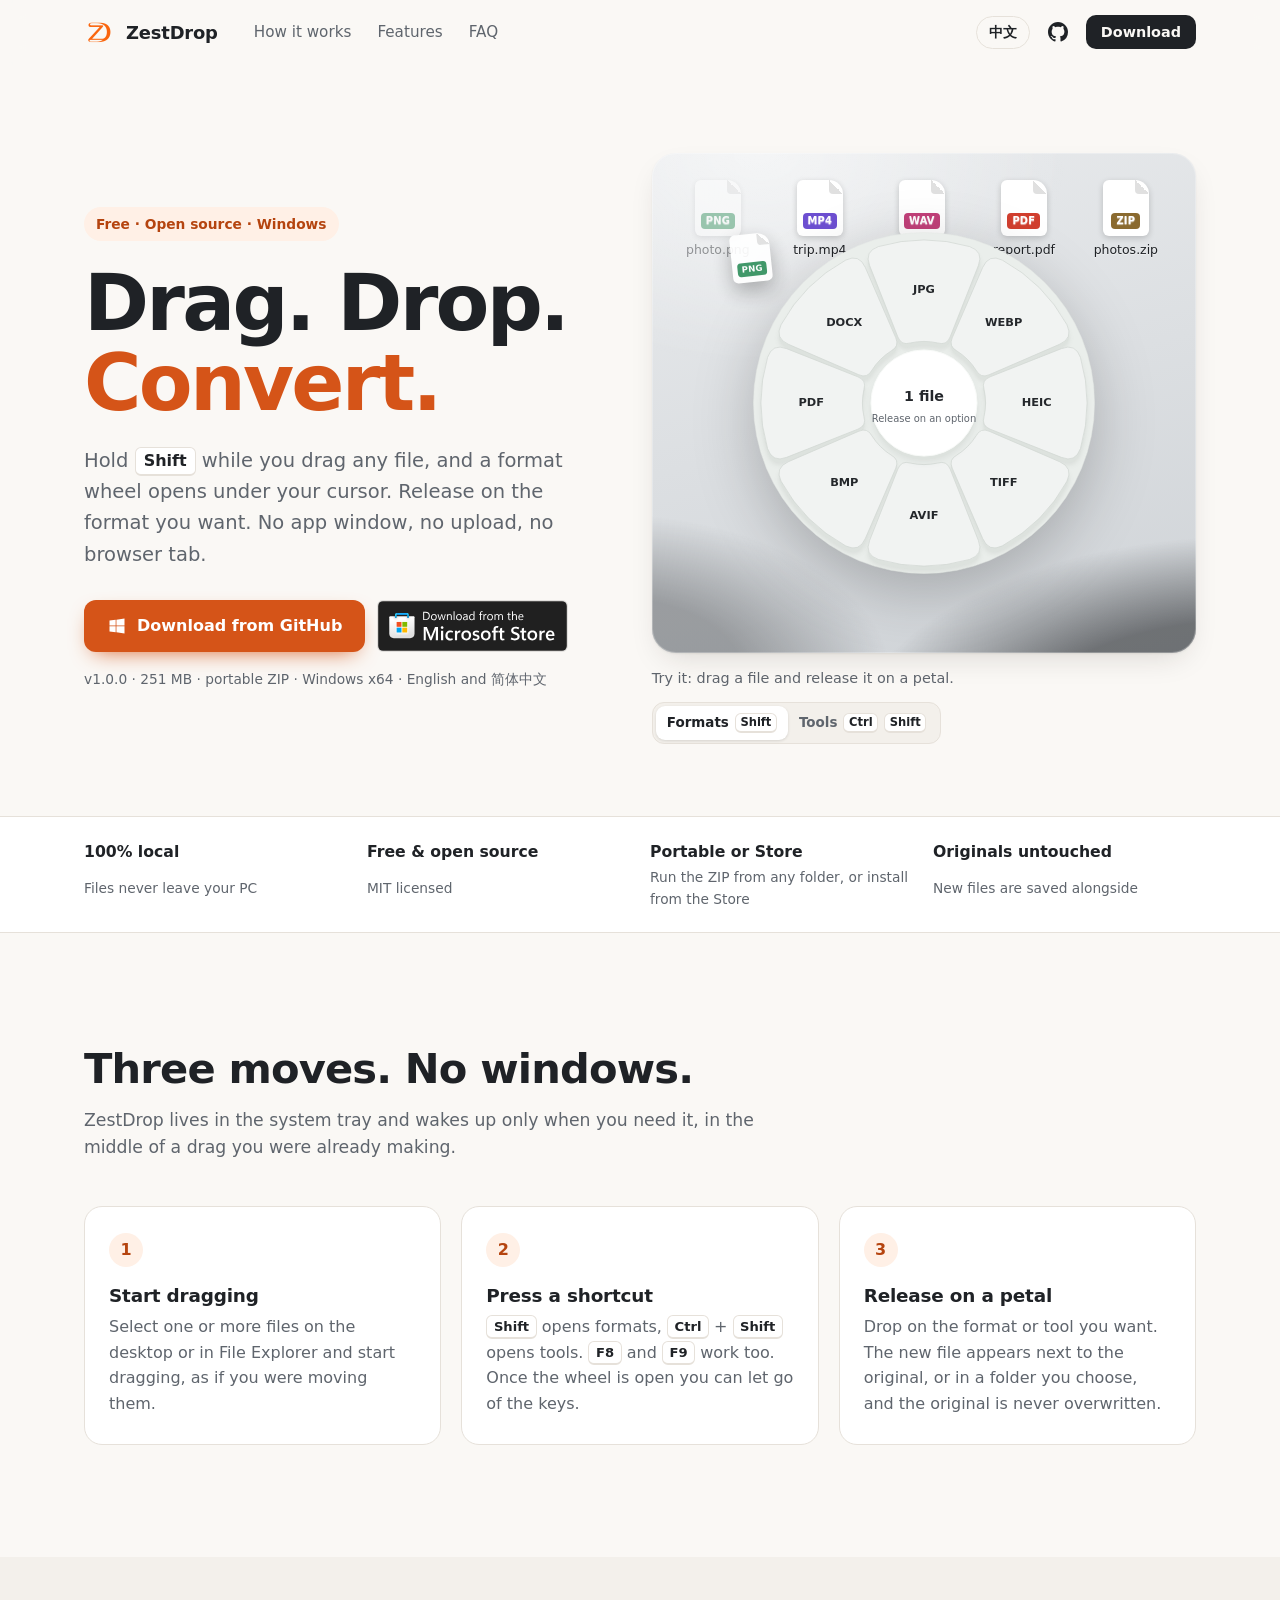
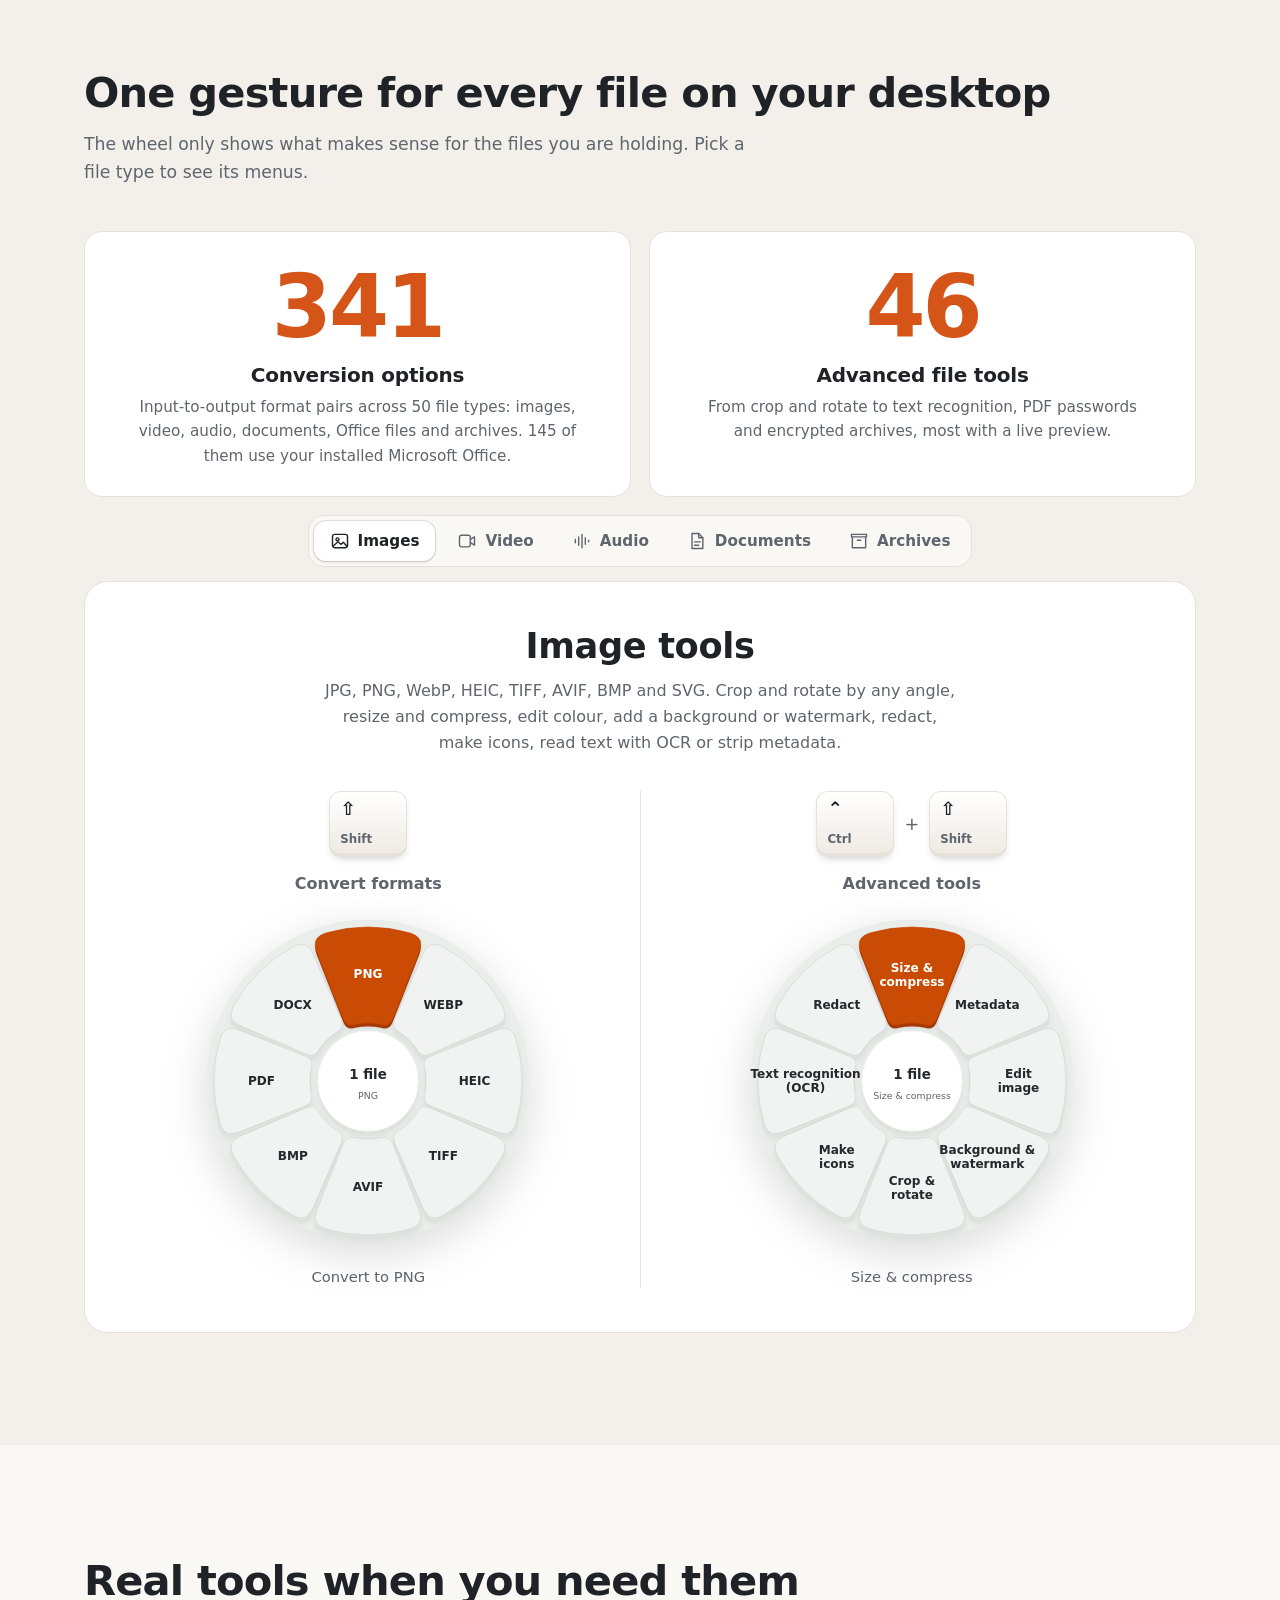
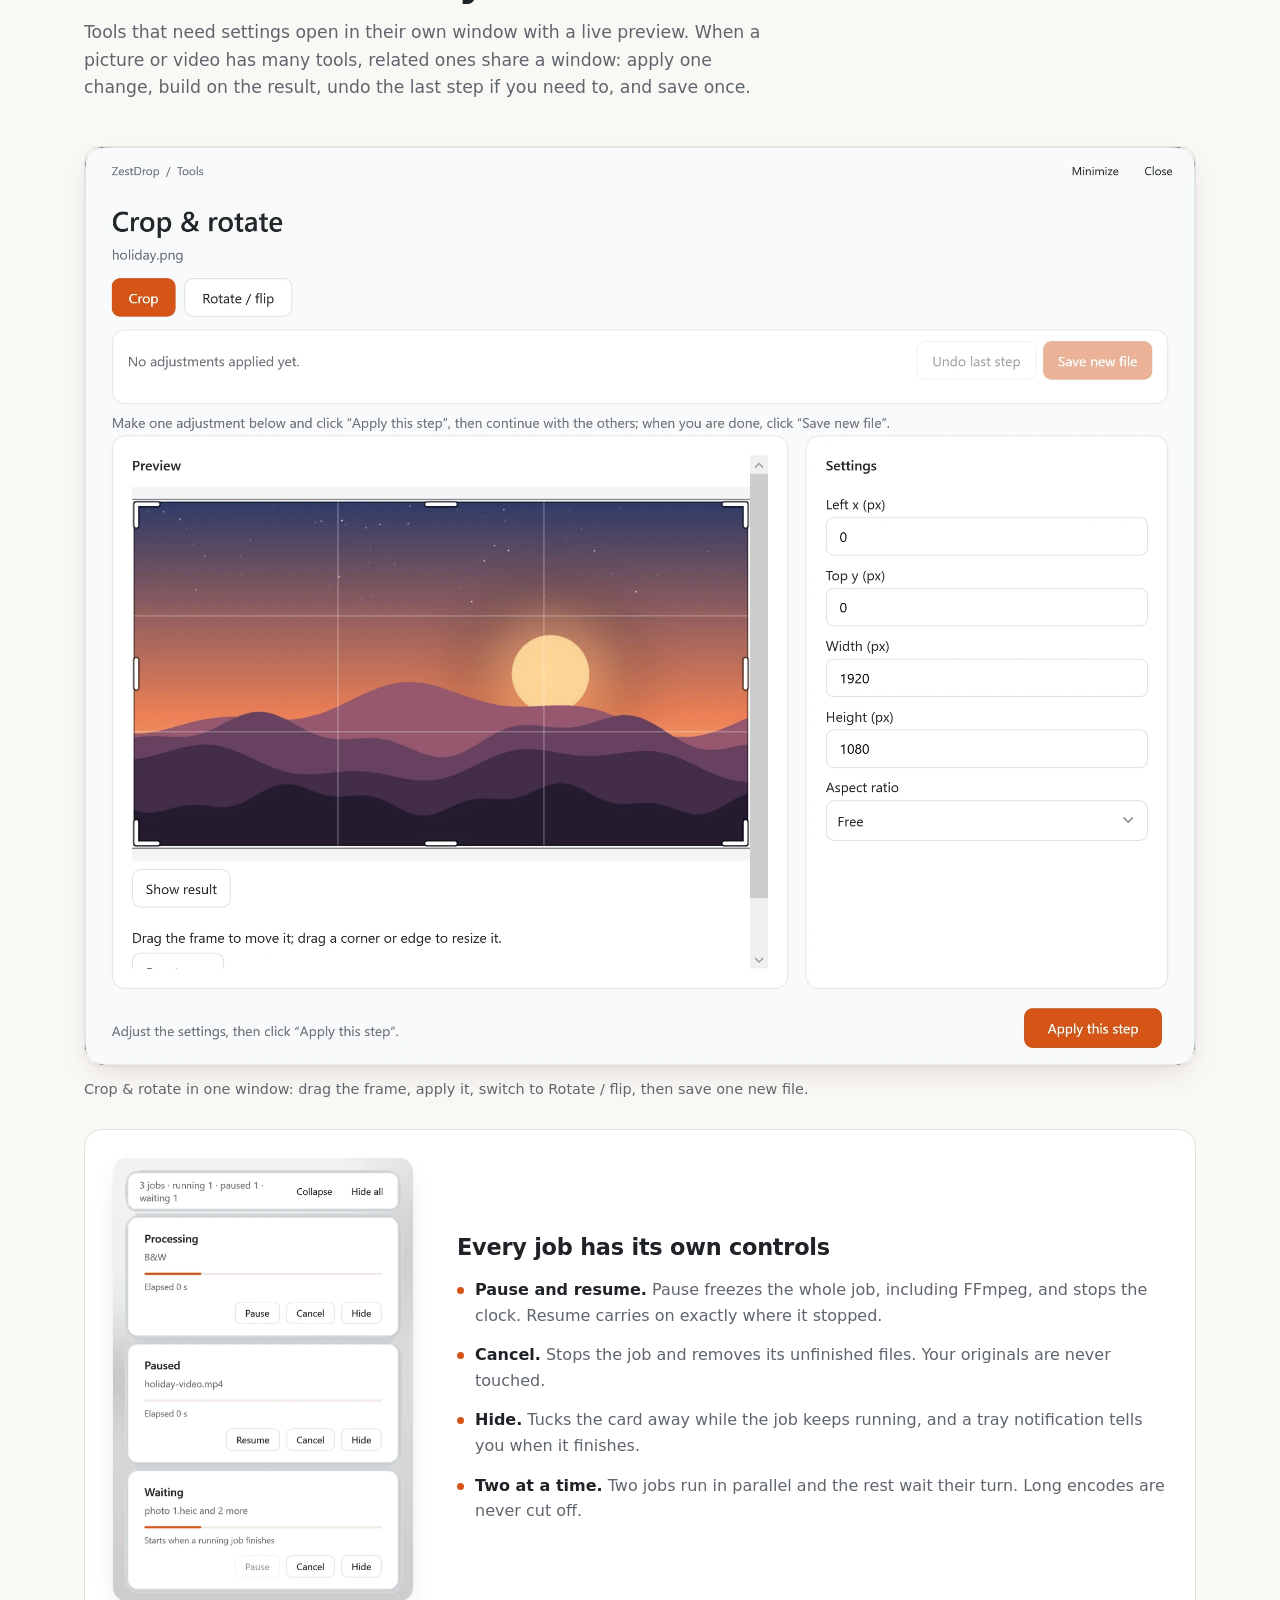
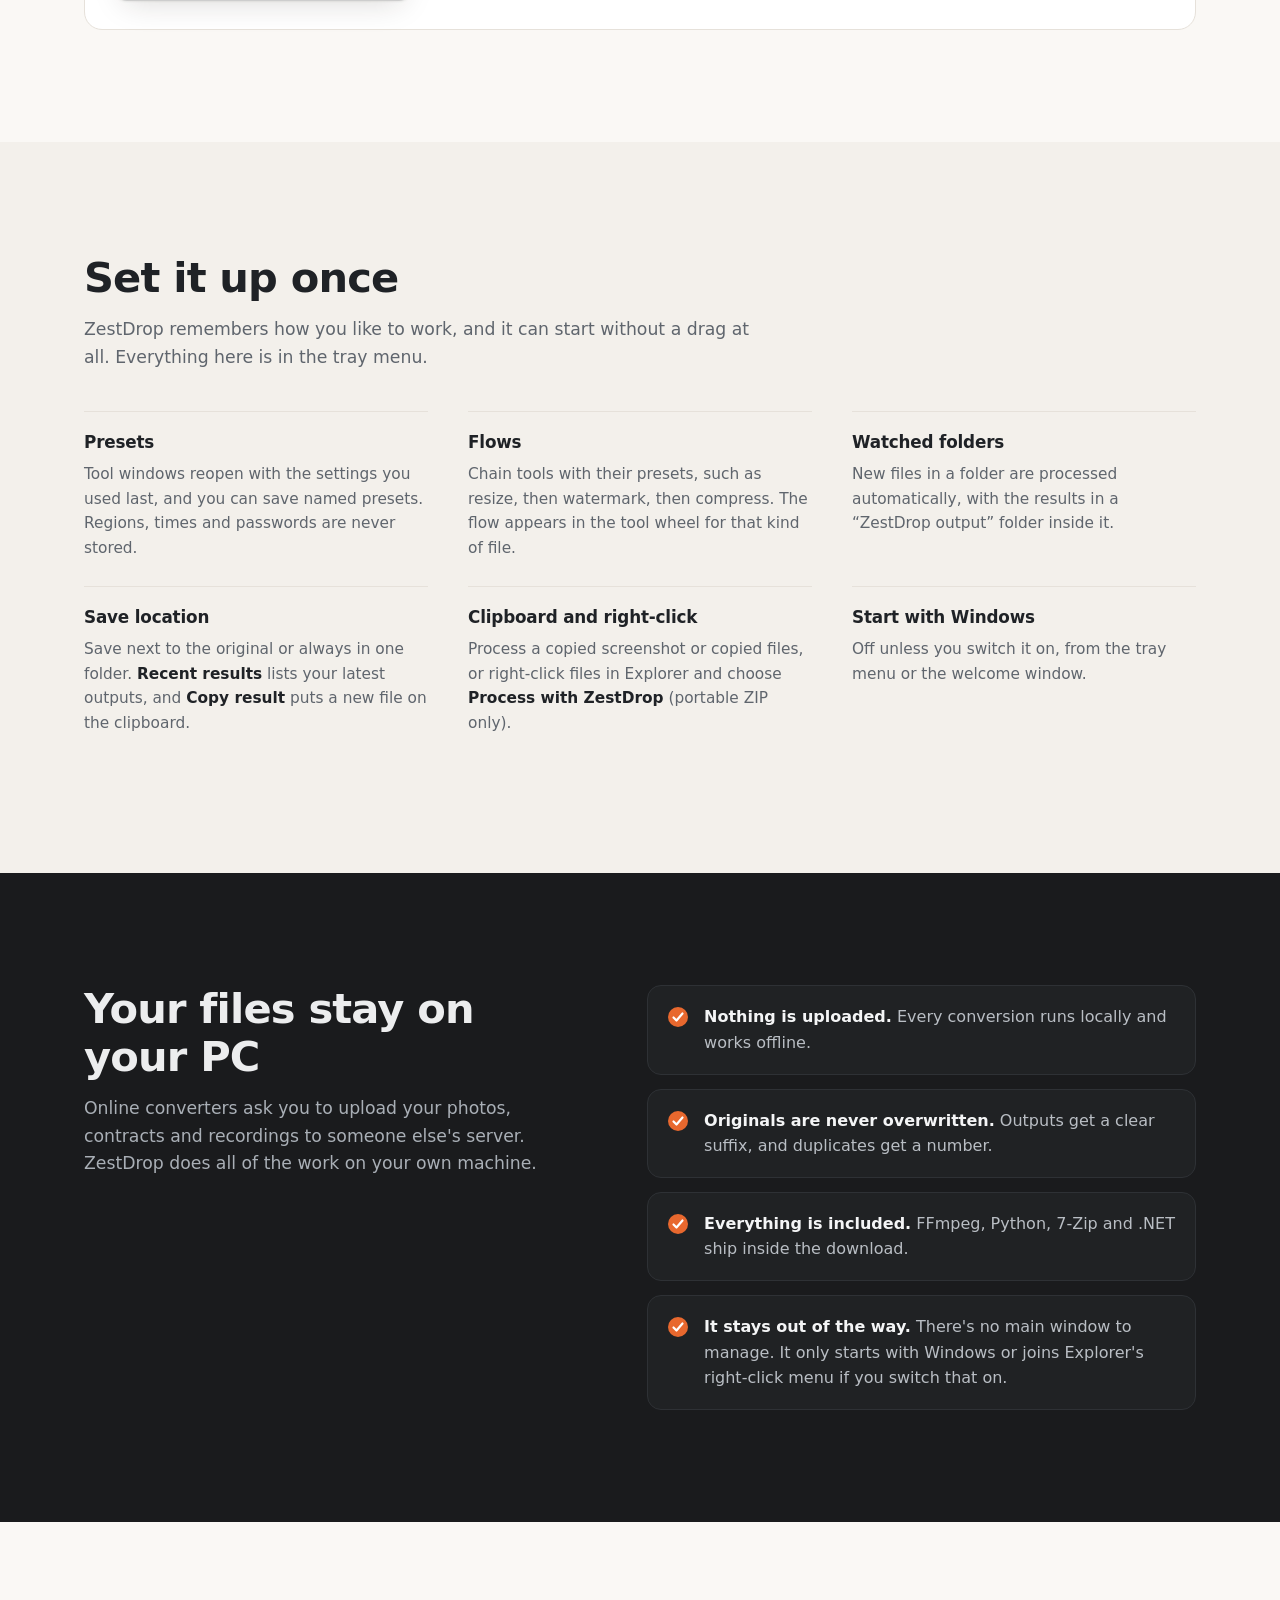
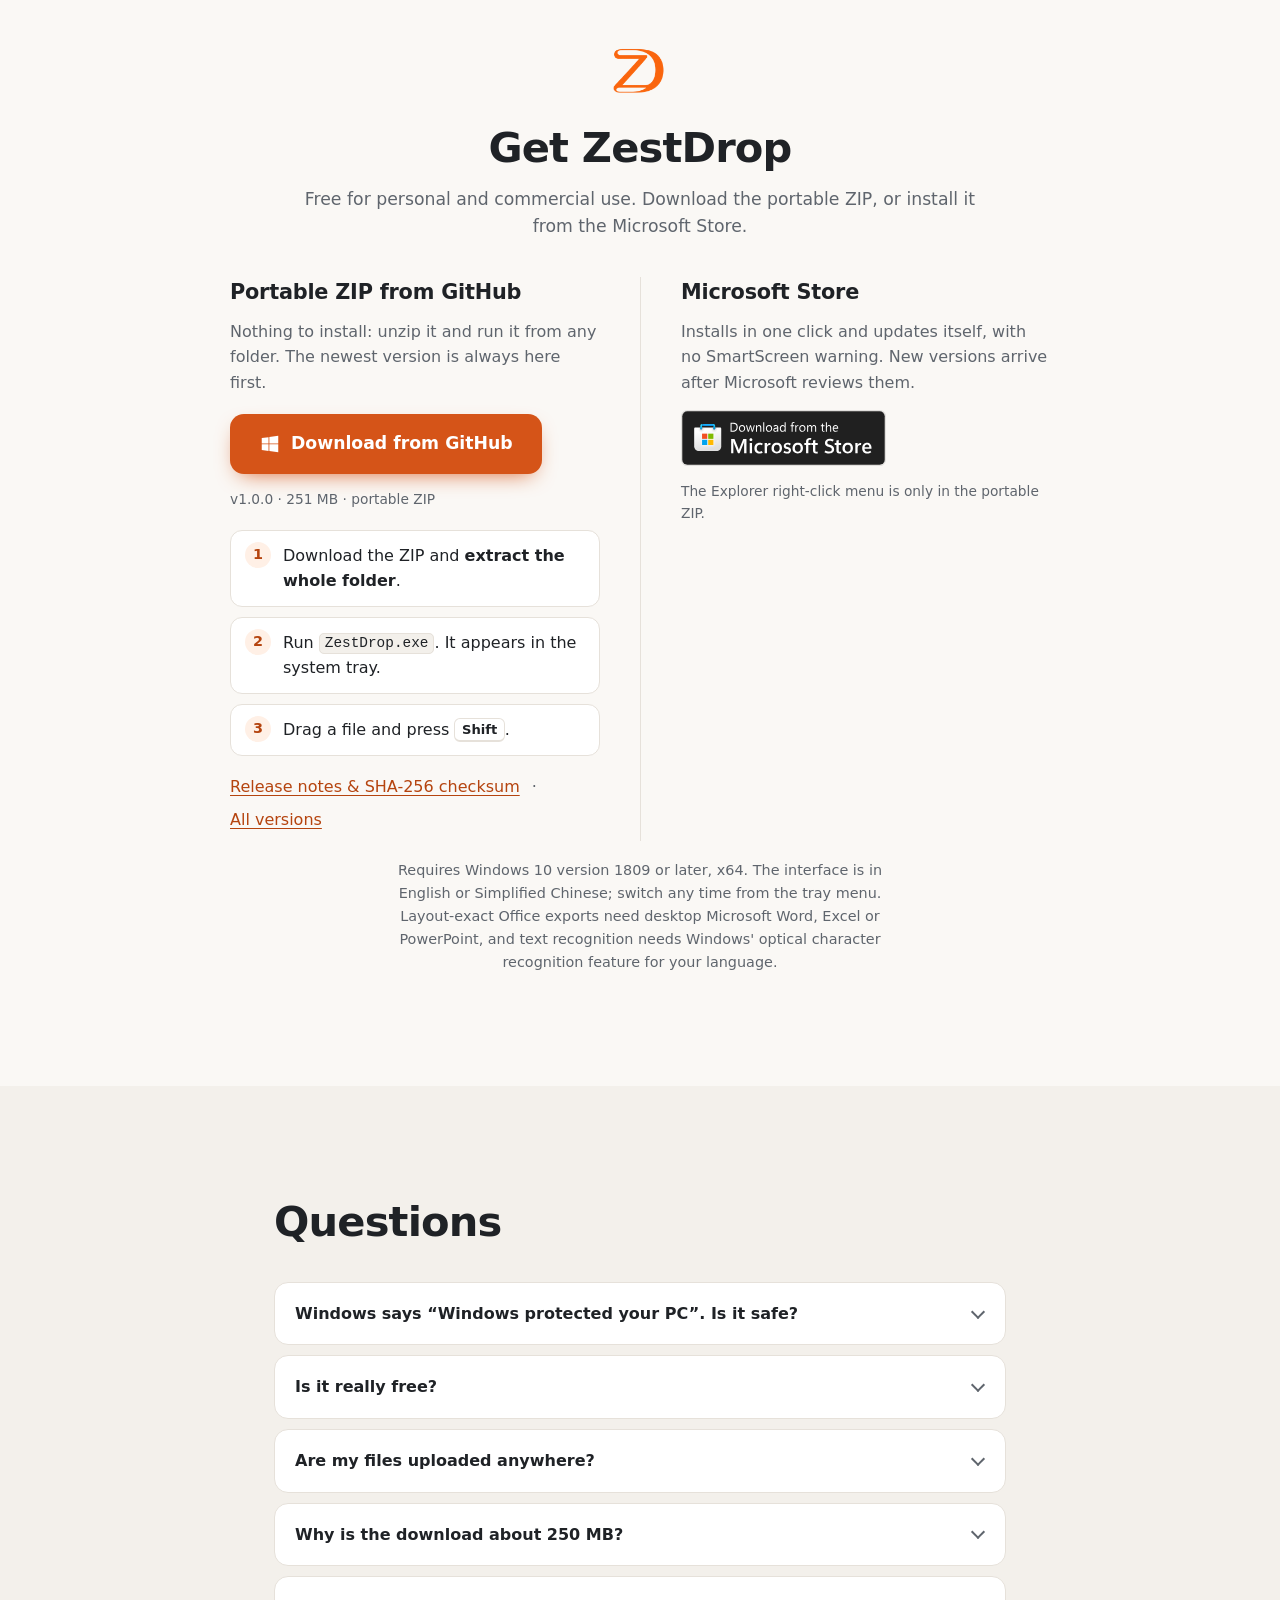
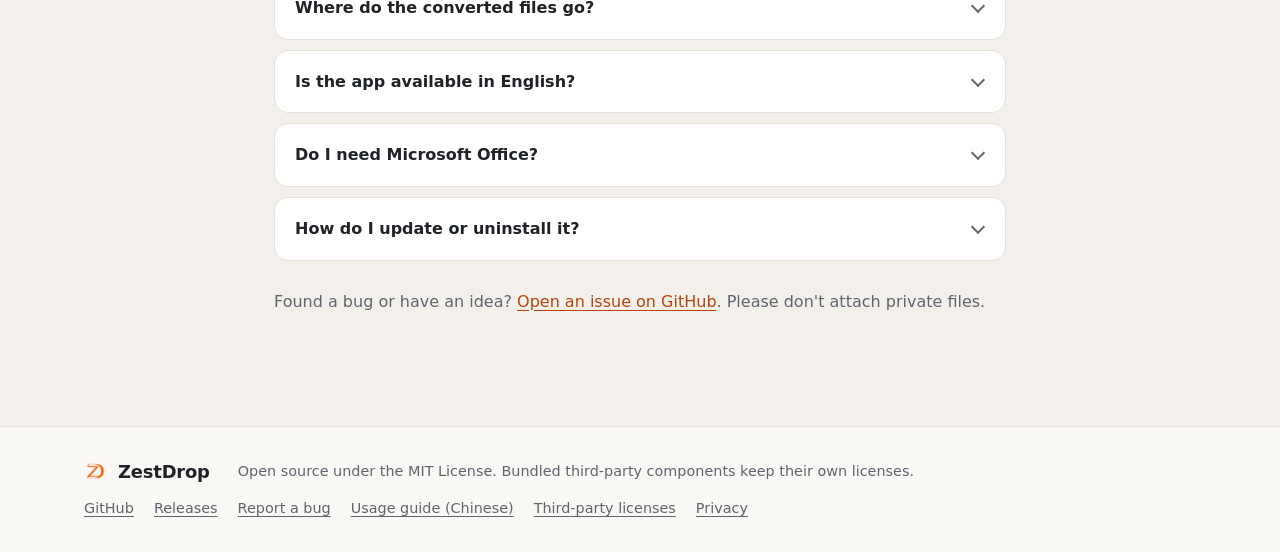
<file: index.html>
<!doctype html>
<html lang="en">
<head>
<meta charset="utf-8">
<meta name="viewport" content="width=device-width, initial-scale=1">
<title>ZestDrop · Drag. Drop. Convert.</title>
<meta name="description" content="ZestDrop is a free, open-source file converter for Windows. Hold Shift while dragging any file and drop it on the format you want. Images, video, audio, PDF, Office and archives, all processed locally.">
<link rel="canonical" href="https://zestdrop.org/">
<meta name="theme-color" content="#FAF8F5" media="(prefers-color-scheme: light)">
<meta name="theme-color" content="#141516" media="(prefers-color-scheme: dark)">
<link rel="icon" href="/favicon.ico" sizes="any">
<link rel="icon" href="/assets/img/icon-32.png" type="image/png" sizes="32x32">
<link rel="apple-touch-icon" href="/assets/img/apple-touch-icon.png">
<meta property="og:type" content="website">
<meta property="og:url" content="https://zestdrop.org/">
<meta property="og:site_name" content="ZestDrop">
<meta property="og:title" content="ZestDrop · Drag. Drop. Convert.">
<meta property="og:description" content="Free file converter for Windows. Hold Shift while dragging any file and drop it on the format you want.">
<meta property="og:image" content="https://zestdrop.org/assets/img/og-image.png?v=3">
<meta property="og:image:width" content="1200">
<meta property="og:image:height" content="630">
<meta name="twitter:card" content="summary_large_image">
<link rel="stylesheet" href="/assets/css/site.css?v=8">
<script type="application/ld+json">
{"@context":"https://schema.org","@type":"SoftwareApplication","name":"ZestDrop","operatingSystem":"Windows","applicationCategory":"UtilitiesApplication","offers":{"@type":"Offer","price":"0","priceCurrency":"USD"},"license":"https://opensource.org/licenses/MIT","url":"https://zestdrop.org/","downloadUrl":"https://github.com/Maxaccurate/ZestDrop/releases/latest","installUrl":"https://apps.microsoft.com/detail/9NG514X8RQC6","softwareVersion":"1.0.0"}
</script>
<!--
  Visitor statistics: on Cloudflare Pages, enable Web Analytics in the project's Metrics tab; no snippet is needed.
  On other hosts, create a site in Cloudflare Web Analytics and paste the beacon script it gives you here.
-->
</head>
<body>
<a class="skip" href="#main" data-i18n="skip">Skip to content</a>

<header class="nav" id="top">
  <div class="wrap nav-row">
    <a class="brand" href="#top" aria-label="ZestDrop home">
      <img src="/assets/img/logo.png" alt="" width="32" height="32">
      <span>ZestDrop</span>
    </a>
    <nav class="nav-links" aria-label="Primary">
      <a href="#how" data-i18n="nav.how">How it works</a>
      <a href="#features" data-i18n="nav.features">Features</a>
      <a href="#faq" data-i18n="nav.faq">FAQ</a>
    </nav>
    <div class="nav-actions">
      <button class="lang" type="button" id="lang-toggle" aria-label="切换到中文">中文</button>
      <a class="icon-link" href="https://github.com/Maxaccurate/ZestDrop" aria-label="ZestDrop on GitHub">
        <svg viewBox="0 0 16 16" width="20" height="20" aria-hidden="true"><path fill="currentColor" d="M8 0C3.58 0 0 3.58 0 8c0 3.54 2.29 6.53 5.47 7.59.4.07.55-.17.55-.38 0-.19-.01-.82-.01-1.49-2.01.37-2.53-.49-2.69-.94-.09-.23-.48-.94-.82-1.13-.28-.15-.68-.52-.01-.53.63-.01 1.08.58 1.23.82.72 1.21 1.87.87 2.33.66.07-.52.28-.87.51-1.07-1.78-.2-3.64-.89-3.64-3.95 0-.87.31-1.59.82-2.15-.08-.2-.36-1.02.08-2.12 0 0 .67-.21 2.2.82.64-.18 1.32-.27 2-.27.68 0 1.36.09 2 .27 1.53-1.04 2.2-.82 2.2-.82.44 1.1.16 1.92.08 2.12.51.56.82 1.27.82 2.15 0 3.07-1.87 3.75-3.65 3.95.29.25.54.73.54 1.48 0 1.07-.01 1.93-.01 2.2 0 .21.15.46.55.38A8.013 8.013 0 0016 8c0-4.42-3.58-8-8-8z"/></svg>
      </a>
      <a class="btn btn-small" href="#download" data-i18n="nav.download">Download</a>
    </div>
  </div>
</header>

<main id="main">
  <section class="hero">
    <div class="wrap hero-grid">
      <div class="hero-copy">
        <p class="eyebrow" data-i18n="hero.eyebrow">Free · Open source · Windows</p>
        <h1 data-i18n="hero.title">Drag. Drop. <em>Convert.</em></h1>
        <p class="lead" data-i18n="hero.lead">Hold <kbd>Shift</kbd> while you drag any file, and a format wheel opens under your cursor. Release on the format you want. No app window, no upload, no browser tab.</p>
        <div class="cta-row">
          <a class="btn btn-primary" href="https://github.com/Maxaccurate/ZestDrop/releases/download/v1.0.0/ZestDrop-v1.0.0-windows-x64.zip" data-download>
            <svg viewBox="0 0 24 24" width="20" height="20" aria-hidden="true"><path fill="currentColor" d="M3 5.5 10.4 4.5v7H3zm0 13 7.4 1v-7.1H3zm8.3 1.1L21 21v-8.6h-9.7zm0-15.2v7.1H21V3z"/></svg>
            <span data-i18n="cta.download">Download from GitHub</span>
          </a>
          <a class="store-badge store-hero" href="https://apps.microsoft.com/detail/9NG514X8RQC6?mode=direct">
            <picture>
              <source media="(prefers-color-scheme: dark)" srcset="/assets/img/store/en-us-light.svg" data-srcset-en="/assets/img/store/en-us-light.svg" data-srcset-zh="/assets/img/store/zh-cn-light.svg">
              <img src="/assets/img/store/en-us-dark.svg" data-src-en="/assets/img/store/en-us-dark.svg" data-src-zh="/assets/img/store/zh-cn-dark.svg" width="161" height="44" alt="Download from the Microsoft Store" data-i18n-alt="store.alt">
            </picture>
          </a>
        </div>
        <p class="fineprint"><span data-release-meta>v1.0.0 · 251 MB · portable ZIP</span> · <span data-i18n="cta.fine">Windows x64 · English and 简体中文</span></p>
      </div>

      <div class="demo" id="demo">
        <div class="stage" id="stage" aria-describedby="demo-help">
          <ul class="desk" id="desk" aria-label="Demo files"></ul>
          <div class="ring" aria-hidden="true" data-i18n="demo.ring">Drag a file here</div>
          <div class="wheel-wrap" id="wheel-wrap" hidden>
            <svg class="wheel" id="wheel" viewBox="0 0 380 380" role="listbox" aria-label="Format wheel"></svg>
          </div>
          <div class="ghost" id="ghost" hidden></div>
          <div class="toast" id="toast" hidden role="status" aria-live="polite">
            <strong id="toast-title"></strong>
            <span id="toast-detail"></span>
            <div class="bar" id="toast-bar"><i></i></div>
            <small id="toast-time"></small>
          </div>
        </div>
        <div class="demo-bar">
          <p class="demo-help" id="demo-help" data-i18n="demo.help">Try it: drag a file and release it on a petal.</p>
          <div class="mode" role="group" aria-label="Wheel mode">
            <button type="button" id="mode-formats" aria-pressed="true"><span data-i18n="demo.formats">Formats</span> <kbd>Shift</kbd></button>
            <button type="button" id="mode-tools" aria-pressed="false"><span data-i18n="demo.tools">Tools</span> <kbd>Ctrl</kbd><kbd>Shift</kbd></button>
          </div>
        </div>
      </div>
    </div>
  </section>

  <section class="strip" aria-label="Highlights">
    <ul class="wrap strip-row">
      <li><b data-i18n="strip.local">100% local</b><span data-i18n="strip.local.d">Files never leave your PC</span></li>
      <li><b data-i18n="strip.free">Free &amp; open source</b><span data-i18n="strip.free.d">MIT licensed</span></li>
      <li><b data-i18n="strip.portable">Portable or Store</b><span data-i18n="strip.portable.d">Run the ZIP from any folder, or install from the Store</span></li>
      <li><b data-i18n="strip.safe">Originals untouched</b><span data-i18n="strip.safe.d">New files are saved alongside</span></li>
    </ul>
  </section>

  <section class="section" id="how">
    <div class="wrap">
      <h2 data-i18n="how.title">Three moves. No windows.</h2>
      <p class="section-lead" data-i18n="how.lead">ZestDrop lives in the system tray and wakes up only when you need it, in the middle of a drag you were already making.</p>
      <ol class="steps">
        <li>
          <span class="step-n">1</span>
          <h3 data-i18n="how.1.t">Start dragging</h3>
          <p data-i18n="how.1.d">Select one or more files on the desktop or in File Explorer and start dragging, as if you were moving them.</p>
        </li>
        <li>
          <span class="step-n">2</span>
          <h3 data-i18n="how.2.t">Press a shortcut</h3>
          <p data-i18n="how.2.d"><kbd>Shift</kbd> opens formats, <kbd>Ctrl</kbd> + <kbd>Shift</kbd> opens tools. <kbd>F8</kbd> and <kbd>F9</kbd> work too. Once the wheel is open you can let go of the keys.</p>
        </li>
        <li>
          <span class="step-n">3</span>
          <h3 data-i18n="how.3.t">Release on a petal</h3>
          <p data-i18n="how.3.d">Drop on the format or tool you want. The new file appears next to the original, or in a folder you choose, and the original is never overwritten.</p>
        </li>
      </ol>
    </div>
  </section>

  <section class="section section-alt" id="features">
    <div class="wrap">
      <h2 data-i18n="feat.title">One gesture for every file on your desktop</h2>
      <p class="section-lead" data-i18n="feat.lead">The wheel only shows what makes sense for the files you are holding. Pick a file type to see its menus.</p>

      <!-- Both numbers come from scripts/build-catalog.py (see assets/js/catalog.js, "counts"); tests check they match.
           341 = input-to-output format pairs across 50 input formats, 145 of them Office conversions. 46 = tools the app defines. -->
      <div class="stats">
        <div class="stat">
          <b>341</b>
          <h3 data-i18n="stat.conv.t">Conversion options</h3>
          <p data-i18n="stat.conv.d">Input-to-output format pairs across 50 file types: images, video, audio, documents, Office files and archives. 145 of them use your installed Microsoft Office.</p>
        </div>
        <div class="stat">
          <b>46</b>
          <h3 data-i18n="stat.tools.t">Advanced file tools</h3>
          <p data-i18n="stat.tools.d">From crop and rotate to text recognition, PDF passwords and encrypted archives, most with a live preview.</p>
        </div>
      </div>

      <div class="showcase" id="showcase">
        <div class="tabs" role="tablist" aria-label="File types">
          <button class="tab" role="tab" type="button" id="tab-images" data-cat="images" aria-selected="true" aria-controls="show-panel" tabindex="0"><svg viewBox="0 0 24 24" aria-hidden="true"><rect x="3" y="4" width="18" height="16" rx="2.5"/><circle cx="9" cy="10" r="1.8"/><path d="m4 18 5.5-5 3.5 3 3-2.5 4 4.5"/></svg><span>Images</span></button>
          <button class="tab" role="tab" type="button" id="tab-video" data-cat="video" aria-selected="false" aria-controls="show-panel" tabindex="-1"><svg viewBox="0 0 24 24" aria-hidden="true"><rect x="3" y="5" width="13" height="14" rx="2.5"/><path d="m16 10 5-3v10l-5-3"/></svg><span>Video</span></button>
          <button class="tab" role="tab" type="button" id="tab-audio" data-cat="audio" aria-selected="false" aria-controls="show-panel" tabindex="-1"><svg viewBox="0 0 24 24" aria-hidden="true"><path d="M4 10v4M8 7v10M12 4v16M16 8v8M20 11v2"/></svg><span>Audio</span></button>
          <button class="tab" role="tab" type="button" id="tab-documents" data-cat="documents" aria-selected="false" aria-controls="show-panel" tabindex="-1"><svg viewBox="0 0 24 24" aria-hidden="true"><path d="M6 3h8l5 5v13H6z"/><path d="M14 3v5h5M9 13h7M9 17h5"/></svg><span>Documents</span></button>
          <button class="tab" role="tab" type="button" id="tab-archives" data-cat="archives" aria-selected="false" aria-controls="show-panel" tabindex="-1"><svg viewBox="0 0 24 24" aria-hidden="true"><path d="M4 7h16v13H4zM3 4h18v3H3zM10 11h4"/></svg><span>Archives</span></button>
        </div>
        <div class="panel" id="show-panel" role="tabpanel" aria-labelledby="tab-images">
          <h3 id="show-title">Image tools</h3>
          <p class="panel-desc" id="show-desc">JPG, PNG, WebP, HEIC, TIFF, AVIF, BMP and SVG. Crop and rotate by any angle, resize and compress, edit colour, add a background or watermark, redact, make icons, read text with OCR or strip metadata.</p>
          <div class="duo">
            <div class="duo-col">
              <div class="keys"><span class="cap"><i aria-hidden="true">⇧</i><span>Shift</span></span></div>
              <p class="duo-label" id="show-fmt-label">Convert formats</p>
              <svg class="wheel mini" id="show-wheel-fmt" viewBox="0 0 380 380" role="img" tabindex="0"></svg>
              <p class="duo-caption" id="show-fmt-cap" aria-live="polite"></p>
            </div>
            <div class="duo-rule" aria-hidden="true"></div>
            <div class="duo-col">
              <div class="keys"><span class="cap"><i aria-hidden="true">⌃</i><span>Ctrl</span></span><span class="plus" aria-hidden="true">+</span><span class="cap"><i aria-hidden="true">⇧</i><span>Shift</span></span></div>
              <p class="duo-label" id="show-tools-label">Advanced tools</p>
              <svg class="wheel mini" id="show-wheel-tools" viewBox="0 0 380 380" role="img" tabindex="0"></svg>
              <p class="duo-caption" id="show-tools-cap" aria-live="polite"></p>
            </div>
          </div>
        </div>
      </div>
    </div>
  </section>

  <section class="section" id="screens">
    <div class="wrap">
      <h2 data-i18n="shots.title">Real tools when you need them</h2>
      <p class="section-lead" data-i18n="shots.lead">Tools that need settings open in their own window with a live preview. When a picture or video has many tools, related ones share a window: apply one change, build on the result, undo the last step if you need to, and save once.</p>
      <figure class="shot-main">
        <img src="/assets/img/tool-crop-en.webp?v=1" data-src-en="/assets/img/tool-crop-en.webp?v=1" data-src-zh="/assets/img/tool-crop-zh.webp?v=1" width="1040" height="860" loading="lazy" alt="The Crop &amp; rotate window: Crop and Rotate / flip tabs, a photo with a crop frame and corner handles, pixel fields and an aspect ratio menu, with Apply this step, Undo last step and Save new file buttons." data-i18n-alt="shots.combo.alt">
        <figcaption data-i18n="shots.combo">Crop &amp; rotate in one window: drag the frame, apply it, switch to Rotate / flip, then save one new file.</figcaption>
      </figure>
      <div class="jobs">
        <img src="/assets/img/jobs-en.webp?v=3" data-src-en="/assets/img/jobs-en.webp?v=3" data-src-zh="/assets/img/jobs-zh.webp?v=3" width="536" height="792" loading="lazy" alt="Three stacked progress cards: one processing with Pause, Cancel and Hide buttons, one paused with Resume, and one waiting for a running job to finish." data-i18n-alt="jobs.alt">
        <div class="jobs-copy">
          <h3 data-i18n="jobs.title">Every job has its own controls</h3>
          <ul>
            <li data-i18n="jobs.1"><b>Pause and resume.</b> Pause freezes the whole job, including FFmpeg, and stops the clock. Resume carries on exactly where it stopped.</li>
            <li data-i18n="jobs.2"><b>Cancel.</b> Stops the job and removes its unfinished files. Your originals are never touched.</li>
            <li data-i18n="jobs.3"><b>Hide.</b> Tucks the card away while the job keeps running, and a tray notification tells you when it finishes.</li>
            <li data-i18n="jobs.4"><b>Two at a time.</b> Two jobs run in parallel and the rest wait their turn. Long encodes are never cut off.</li>
          </ul>
        </div>
      </div>
    </div>
  </section>

  <section class="section section-alt" id="workflow">
    <div class="wrap">
      <h2 data-i18n="flow.title">Set it up once</h2>
      <p class="section-lead" data-i18n="flow.lead">ZestDrop remembers how you like to work, and it can start without a drag at all. Everything here is in the tray menu.</p>
      <dl class="ways">
        <div><dt data-i18n="flow.presets.t">Presets</dt><dd data-i18n="flow.presets.d">Tool windows reopen with the settings you used last, and you can save named presets. Regions, times and passwords are never stored.</dd></div>
        <div><dt data-i18n="flow.flows.t">Flows</dt><dd data-i18n="flow.flows.d">Chain tools with their presets, such as resize, then watermark, then compress. The flow appears in the tool wheel for that kind of file.</dd></div>
        <div><dt data-i18n="flow.watch.t">Watched folders</dt><dd data-i18n="flow.watch.d">New files in a folder are processed automatically, with the results in a <q>ZestDrop output</q> folder inside it.</dd></div>
        <div><dt data-i18n="flow.save.t">Save location</dt><dd data-i18n="flow.save.d">Save next to the original or always in one folder. <b>Recent results</b> lists your latest outputs, and <b>Copy result</b> puts a new file on the clipboard.</dd></div>
        <div><dt data-i18n="flow.start.t">Clipboard and right-click</dt><dd data-i18n="flow.start.d">Process a copied screenshot or copied files, or right-click files in Explorer and choose <b>Process with ZestDrop</b> (portable ZIP only).</dd></div>
        <div><dt data-i18n="flow.boot.t">Start with Windows</dt><dd data-i18n="flow.boot.d">Off unless you switch it on, from the tray menu or the welcome window.</dd></div>
      </dl>
    </div>
  </section>

  <section class="section section-dark" id="privacy">
    <div class="wrap privacy-grid">
      <div>
        <h2 data-i18n="priv.title">Your files stay on your PC</h2>
        <p class="section-lead" data-i18n="priv.lead">Online converters ask you to upload your photos, contracts and recordings to someone else's server. ZestDrop does all of the work on your own machine.</p>
      </div>
      <ul class="checks">
        <li data-i18n="priv.1"><b>Nothing is uploaded.</b> Every conversion runs locally and works offline.</li>
        <li data-i18n="priv.2"><b>Originals are never overwritten.</b> Outputs get a clear suffix, and duplicates get a number.</li>
        <li data-i18n="priv.3"><b>Everything is included.</b> FFmpeg, Python, 7-Zip and .NET ship inside the download.</li>
        <li data-i18n="priv.4"><b>It stays out of the way.</b> There's no main window to manage. It only starts with Windows or joins Explorer's right-click menu if you switch that on.</li>
      </ul>
    </div>
  </section>

  <section class="section" id="download">
    <div class="wrap download">
      <img src="/assets/img/logo.png" alt="" width="72" height="72">
      <h2 data-i18n="dl.title">Get ZestDrop</h2>
      <p class="section-lead" data-i18n="dl.lead">Free for personal and commercial use. Download the portable ZIP, or install it from the Microsoft Store.</p>
      <div class="ways-to-get">
        <section class="get-way" aria-labelledby="get-zip">
          <h3 id="get-zip" data-i18n="dl.zip.t">Portable ZIP from GitHub</h3>
          <p data-i18n="dl.zip.d">Nothing to install: unzip it and run it from any folder. The newest version is always here first.</p>
          <a class="btn btn-primary btn-large" href="https://github.com/Maxaccurate/ZestDrop/releases/download/v1.0.0/ZestDrop-v1.0.0-windows-x64.zip" data-download>
            <svg viewBox="0 0 24 24" width="22" height="22" aria-hidden="true"><path fill="currentColor" d="M3 5.5 10.4 4.5v7H3zm0 13 7.4 1v-7.1H3zm8.3 1.1L21 21v-8.6h-9.7zm0-15.2v7.1H21V3z"/></svg>
            <span data-i18n="cta.download">Download from GitHub</span>
          </a>
          <p class="fineprint" data-release-meta>v1.0.0 · 251 MB · portable ZIP</p>
          <ol class="install">
            <li data-i18n="dl.1">Download the ZIP and <b>extract the whole folder</b>.</li>
            <li data-i18n="dl.2">Run <code>ZestDrop.exe</code>. It appears in the system tray.</li>
            <li data-i18n="dl.3">Drag a file and press <kbd>Shift</kbd>.</li>
          </ol>
          <p class="links">
            <a href="https://github.com/Maxaccurate/ZestDrop/releases/latest" data-release-notes data-i18n="dl.notes">Release notes &amp; SHA-256 checksum</a>
            <span aria-hidden="true">·</span>
            <a href="https://github.com/Maxaccurate/ZestDrop/releases" data-i18n="dl.all">All versions</a>
          </p>
        </section>
        <section class="get-way" aria-labelledby="get-store">
          <h3 id="get-store" data-i18n="dl.store.t">Microsoft Store</h3>
          <p data-i18n="dl.store.d">Installs in one click and updates itself, with no SmartScreen warning. New versions arrive after Microsoft reviews them.</p>
          <a class="store-badge store-large" href="https://apps.microsoft.com/detail/9NG514X8RQC6?mode=direct">
            <picture>
              <source media="(prefers-color-scheme: dark)" srcset="/assets/img/store/en-us-light.svg" data-srcset-en="/assets/img/store/en-us-light.svg" data-srcset-zh="/assets/img/store/zh-cn-light.svg">
              <img src="/assets/img/store/en-us-dark.svg" data-src-en="/assets/img/store/en-us-dark.svg" data-src-zh="/assets/img/store/zh-cn-dark.svg" width="161" height="44" alt="Download from the Microsoft Store" data-i18n-alt="store.alt">
            </picture>
          </a>
          <p class="fineprint" data-i18n="dl.store.fine">The Explorer right-click menu is only in the portable ZIP.</p>
        </section>
      </div>
      <p class="requirements" data-i18n="dl.req">Requires Windows 10 version 1809 or later, x64. The interface is in English or Simplified Chinese; switch any time from the tray menu. Layout-exact Office exports need desktop Microsoft Word, Excel or PowerPoint, and text recognition needs Windows' optical character recognition feature for your language.</p>
    </div>
  </section>

  <section class="section section-alt" id="faq">
    <div class="wrap narrow">
      <h2 data-i18n="faq.title">Questions</h2>
      <div class="faq">
        <details>
          <summary data-i18n="faq.1.q">Windows says “Windows protected your PC”. Is it safe?</summary>
          <div data-i18n="faq.1.a"><p>The portable ZIP isn't code-signed yet, so Windows SmartScreen warns about any new download from an unknown publisher. Click <b>More info</b> and then <b>Run anyway</b>. To check that your download is the official file, compare it with the SHA-256 checksum published on the release page. The full source code is on GitHub.</p><p>The Microsoft Store version is signed by the Store, so it installs without this warning.</p></div>
        </details>
        <details>
          <summary data-i18n="faq.2.q">Is it really free?</summary>
          <div data-i18n="faq.2.a"><p>Yes. ZestDrop is open source under the MIT License, with no ads, accounts or paid tiers. Bundled components keep their own licenses. For example, FFmpeg is included as a GPLv3 build, and its exact source code is attached to the <a href="https://github.com/Maxaccurate/ZestDrop/releases/tag/v0.1.0">v0.1.0 release</a>.</p></div>
        </details>
        <details>
          <summary data-i18n="faq.3.q">Are my files uploaded anywhere?</summary>
          <div data-i18n="faq.3.a"><p>No. Everything is processed on your computer by the engines bundled in the download, and ZestDrop works with no internet connection. Text recognition uses the recogniser built into Windows, so it runs on your PC too.</p></div>
        </details>
        <details>
          <summary data-i18n="faq.4.q">Why is the download about 250 MB?</summary>
          <div data-i18n="faq.4.a"><p>It includes everything it needs to run: the .NET runtime, a portable Python with its libraries, FFmpeg and 7-Zip. You don't have to install anything else.</p></div>
        </details>
        <details>
          <summary data-i18n="faq.5.q">Where do the converted files go?</summary>
          <div data-i18n="faq.5.a"><p>Next to the original by default, with a suffix such as <code>photo-converted.jpg</code> or <code>photo-rotated.jpg</code>. If that name is taken, a number is added, and originals are never changed. To keep everything in one place, choose a save folder from the tray menu. <b>Recent results</b> there lists your latest outputs.</p></div>
        </details>
        <details>
          <summary data-i18n="faq.6.q">Is the app available in English?</summary>
          <div data-i18n="faq.6.a"><p>Yes. Since v0.1.0 the interface is available in English and Simplified Chinese. It starts in your Windows display language; right-click the tray icon and choose <b>Language / 语言</b> to switch.</p></div>
        </details>
        <details>
          <summary data-i18n="faq.7.q">Do I need Microsoft Office?</summary>
          <div data-i18n="faq.7.a"><p>Only for layout-exact exports of Word, Excel and PowerPoint files, such as PDF or images. ZestDrop drives your installed Office to do these. Without Office, you can still extract text and table data from modern Office files.</p></div>
        </details>
        <details>
          <summary data-i18n="faq.8.q">How do I update or uninstall it?</summary>
          <div data-i18n="faq.8.a"><p>From the Microsoft Store, ZestDrop updates itself; uninstall it like any other app, from Start or <b>Settings › Apps</b>.</p><p>With the portable ZIP, quit ZestDrop from its tray menu. To update, extract the new version into a fresh folder; your settings and presets stay in <code>%LOCALAPPDATA%\ZestDrop</code>. <b>Start with Windows</b> follows the new folder the next time you launch it, but the Explorer right-click menu does not, so switch that off and on again.</p><p>To uninstall, first switch off <b>Start with Windows</b> and the right-click menu if you turned them on, then delete the folder. Delete <code>%LOCALAPPDATA%\ZestDrop</code> too to remove settings and logs.</p></div>
        </details>
      </div>
      <p class="faq-more" data-i18n="faq.more">Found a bug or have an idea? <a href="https://github.com/Maxaccurate/ZestDrop/issues">Open an issue on GitHub</a>. Please don't attach private files.</p>
    </div>
  </section>
</main>

<footer class="footer">
  <div class="wrap footer-row">
    <div class="brand">
      <img src="/assets/img/logo.png" alt="" width="24" height="24">
      <span>ZestDrop</span>
    </div>
    <p data-i18n="foot.license">Open source under the MIT License. Bundled third-party components keep their own licenses.</p>
    <nav class="footer-links" aria-label="Footer">
      <a href="https://github.com/Maxaccurate/ZestDrop">GitHub</a>
      <a href="https://github.com/Maxaccurate/ZestDrop/releases" data-i18n="foot.releases">Releases</a>
      <a href="https://github.com/Maxaccurate/ZestDrop/issues" data-i18n="foot.issues">Report a bug</a>
      <a href="https://github.com/Maxaccurate/ZestDrop/blob/main/docs/usage.md" data-i18n="foot.guide">Usage guide (Chinese)</a>
      <a href="https://github.com/Maxaccurate/ZestDrop/blob/main/docs/dependencies.json" data-i18n="foot.licenses">Third-party licenses</a>
      <a href="/privacy" data-i18n="foot.privacy">Privacy</a>
    </nav>
  </div>
</footer>

<script src="/assets/js/i18n.js?v=9"></script>
<script src="/assets/js/catalog.js?v=1"></script>
<script src="/assets/js/wheel-ui.js?v=1"></script>
<script src="/assets/js/site.js?v=12"></script>
<script src="/assets/js/showcase.js?v=3"></script>
</body>
</html>
</file>
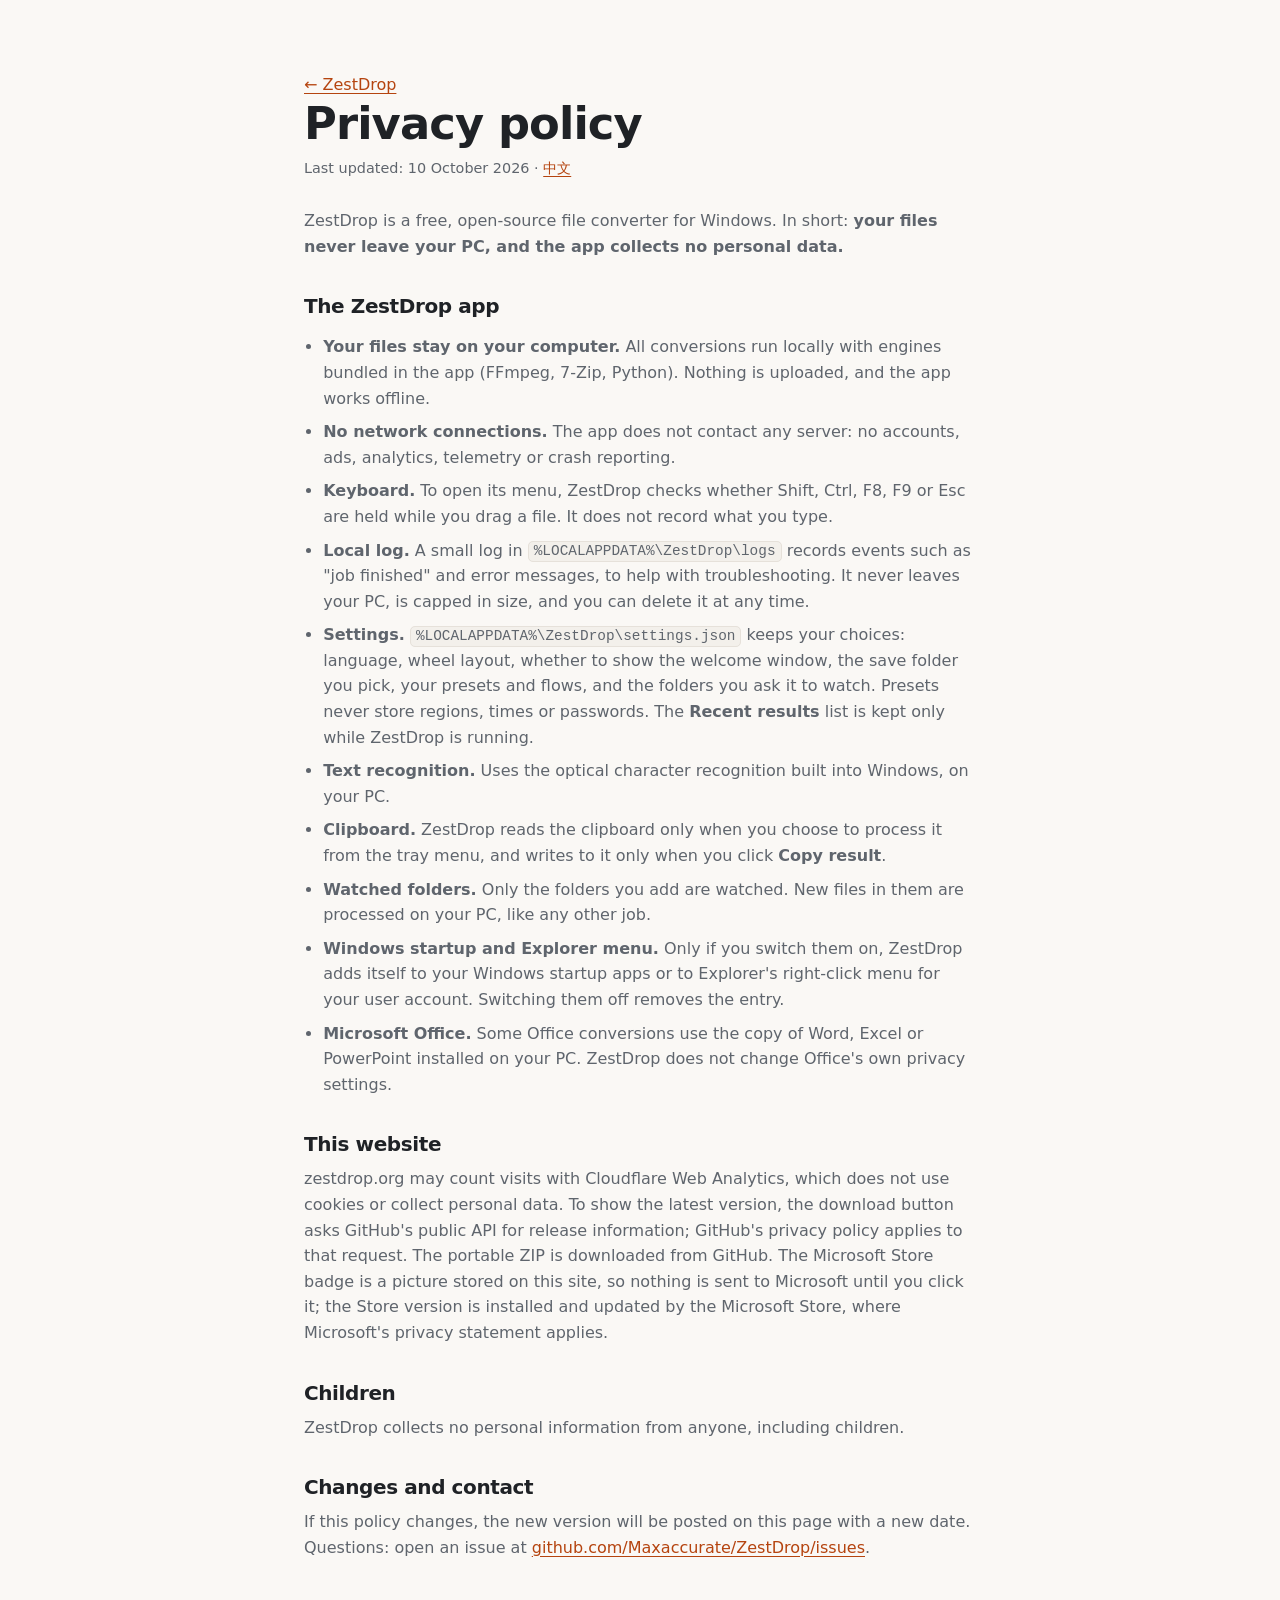
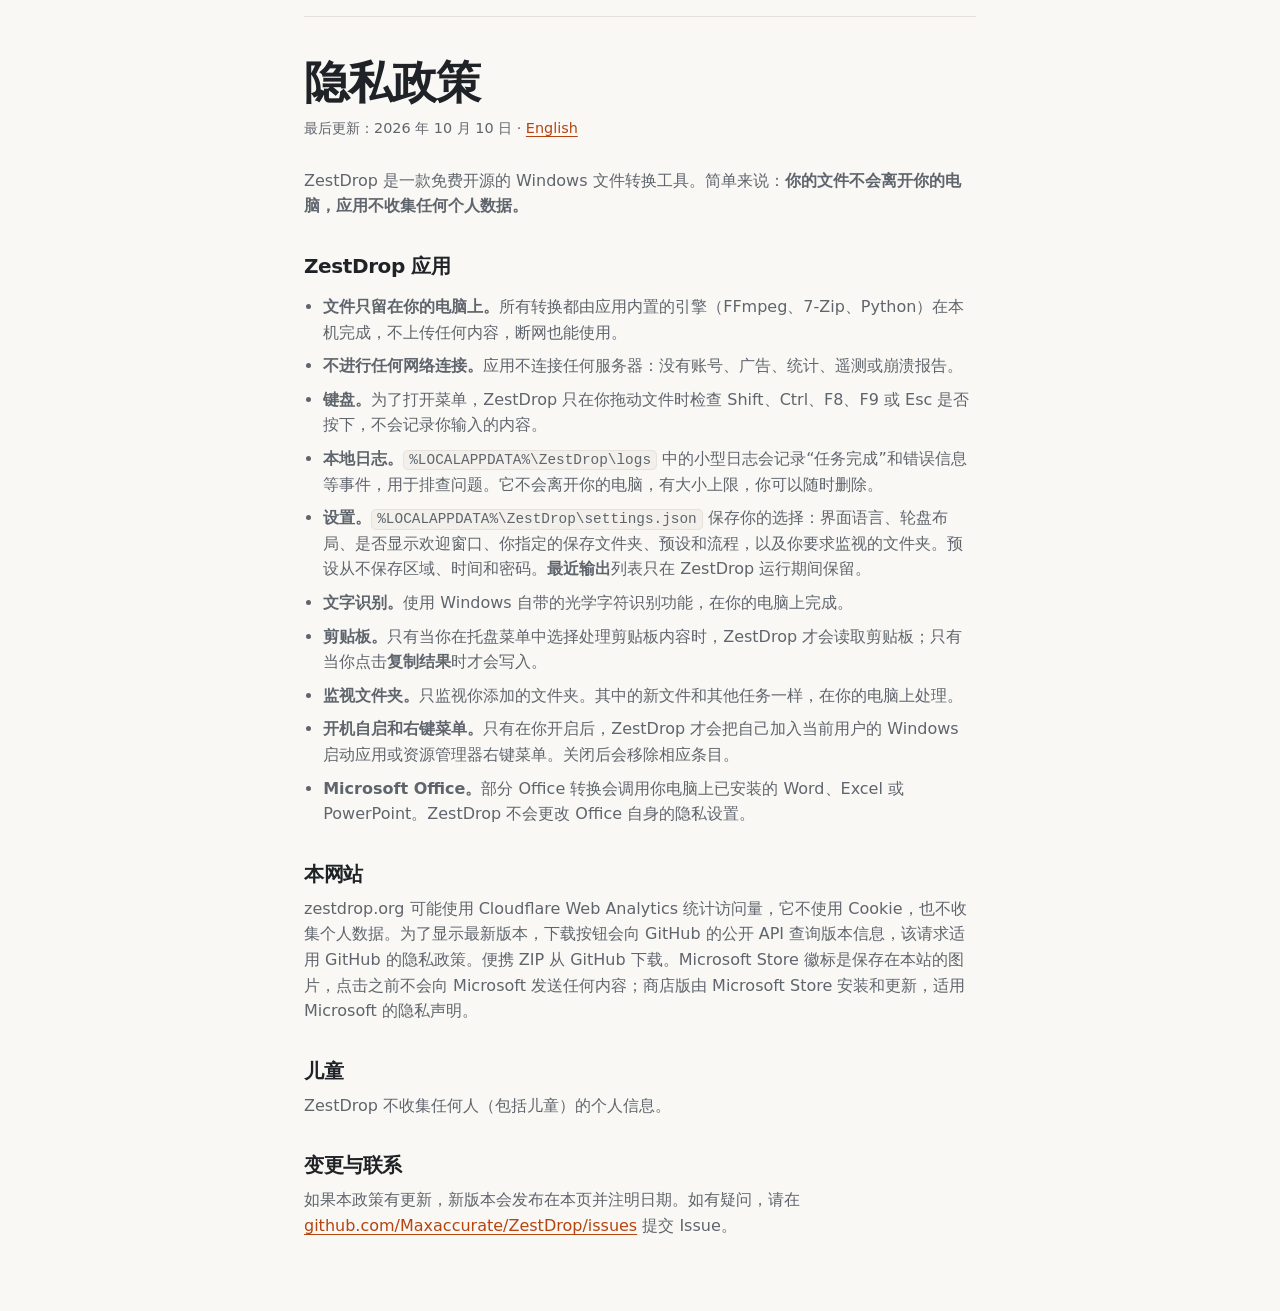
<file: privacy.html>
<!doctype html>
<html lang="en">
<head>
<meta charset="utf-8">
<meta name="viewport" content="width=device-width, initial-scale=1">
<title>Privacy · ZestDrop</title>
<meta name="description" content="ZestDrop privacy policy: the app processes your files on your own PC and collects no personal data.">
<link rel="canonical" href="https://zestdrop.org/privacy">
<link rel="icon" href="/favicon.ico" sizes="any">
<link rel="stylesheet" href="/assets/css/site.css?v=8">
<style>
  .policy { max-width: 720px; padding-block: 48px 72px; }
  .policy h1 { font-size: clamp(2rem, 5vw, 2.8rem); margin-bottom: 8px; }
  .policy h2 { font-size: 1.25rem; margin: 36px 0 10px; }
  .policy p, .policy li { color: var(--muted); }
  .policy ul { padding-left: 1.2em; display: grid; gap: 8px; }
  .policy .updated { font-size: .9rem; margin-bottom: 28px; }
  .policy section + section { border-top: 1px solid var(--line); margin-top: 56px; padding-top: 40px; }
  .back { display: inline-block; margin: 24px 0 0; }
</style>
</head>
<body>
<main class="wrap policy">
  <a class="back" href="/">← ZestDrop</a>

  <section lang="en" id="en">
    <h1>Privacy policy</h1>
    <p class="updated">Last updated: 10 October 2026 · <a href="#zh">中文</a></p>
    <p>ZestDrop is a free, open-source file converter for Windows. In short: <strong>your files never leave your PC, and the app collects no personal data.</strong></p>

    <h2>The ZestDrop app</h2>
    <ul>
      <li><strong>Your files stay on your computer.</strong> All conversions run locally with engines bundled in the app (FFmpeg, 7-Zip, Python). Nothing is uploaded, and the app works offline.</li>
      <li><strong>No network connections.</strong> The app does not contact any server: no accounts, ads, analytics, telemetry or crash reporting.</li>
      <li><strong>Keyboard.</strong> To open its menu, ZestDrop checks whether Shift, Ctrl, F8, F9 or Esc are held while you drag a file. It does not record what you type.</li>
      <li><strong>Local log.</strong> A small log in <code>%LOCALAPPDATA%\ZestDrop\logs</code> records events such as "job finished" and error messages, to help with troubleshooting. It never leaves your PC, is capped in size, and you can delete it at any time.</li>
      <li><strong>Settings.</strong> <code>%LOCALAPPDATA%\ZestDrop\settings.json</code> keeps your choices: language, wheel layout, whether to show the welcome window, the save folder you pick, your presets and flows, and the folders you ask it to watch. Presets never store regions, times or passwords. The <strong>Recent results</strong> list is kept only while ZestDrop is running.</li>
      <li><strong>Text recognition.</strong> Uses the optical character recognition built into Windows, on your PC.</li>
      <li><strong>Clipboard.</strong> ZestDrop reads the clipboard only when you choose to process it from the tray menu, and writes to it only when you click <strong>Copy result</strong>.</li>
      <li><strong>Watched folders.</strong> Only the folders you add are watched. New files in them are processed on your PC, like any other job.</li>
      <li><strong>Windows startup and Explorer menu.</strong> Only if you switch them on, ZestDrop adds itself to your Windows startup apps or to Explorer's right-click menu for your user account. Switching them off removes the entry.</li>
      <li><strong>Microsoft Office.</strong> Some Office conversions use the copy of Word, Excel or PowerPoint installed on your PC. ZestDrop does not change Office's own privacy settings.</li>
    </ul>

    <h2>This website</h2>
    <p>zestdrop.org may count visits with Cloudflare Web Analytics, which does not use cookies or collect personal data. To show the latest version, the download button asks GitHub's public API for release information; GitHub's privacy policy applies to that request. The portable ZIP is downloaded from GitHub. The Microsoft Store badge is a picture stored on this site, so nothing is sent to Microsoft until you click it; the Store version is installed and updated by the Microsoft Store, where Microsoft's privacy statement applies.</p>

    <h2>Children</h2>
    <p>ZestDrop collects no personal information from anyone, including children.</p>

    <h2>Changes and contact</h2>
    <p>If this policy changes, the new version will be posted on this page with a new date. Questions: open an issue at <a href="https://github.com/Maxaccurate/ZestDrop/issues">github.com/Maxaccurate/ZestDrop/issues</a>.</p>
  </section>

  <section lang="zh-CN" id="zh">
    <h1>隐私政策</h1>
    <p class="updated">最后更新：2026 年 10 月 10 日 · <a href="#en">English</a></p>
    <p>ZestDrop 是一款免费开源的 Windows 文件转换工具。简单来说：<strong>你的文件不会离开你的电脑，应用不收集任何个人数据。</strong></p>

    <h2>ZestDrop 应用</h2>
    <ul>
      <li><strong>文件只留在你的电脑上。</strong>所有转换都由应用内置的引擎（FFmpeg、7-Zip、Python）在本机完成，不上传任何内容，断网也能使用。</li>
      <li><strong>不进行任何网络连接。</strong>应用不连接任何服务器：没有账号、广告、统计、遥测或崩溃报告。</li>
      <li><strong>键盘。</strong>为了打开菜单，ZestDrop 只在你拖动文件时检查 Shift、Ctrl、F8、F9 或 Esc 是否按下，不会记录你输入的内容。</li>
      <li><strong>本地日志。</strong><code>%LOCALAPPDATA%\ZestDrop\logs</code> 中的小型日志会记录“任务完成”和错误信息等事件，用于排查问题。它不会离开你的电脑，有大小上限，你可以随时删除。</li>
      <li><strong>设置。</strong><code>%LOCALAPPDATA%\ZestDrop\settings.json</code> 保存你的选择：界面语言、轮盘布局、是否显示欢迎窗口、你指定的保存文件夹、预设和流程，以及你要求监视的文件夹。预设从不保存区域、时间和密码。<strong>最近输出</strong>列表只在 ZestDrop 运行期间保留。</li>
      <li><strong>文字识别。</strong>使用 Windows 自带的光学字符识别功能，在你的电脑上完成。</li>
      <li><strong>剪贴板。</strong>只有当你在托盘菜单中选择处理剪贴板内容时，ZestDrop 才会读取剪贴板；只有当你点击<strong>复制结果</strong>时才会写入。</li>
      <li><strong>监视文件夹。</strong>只监视你添加的文件夹。其中的新文件和其他任务一样，在你的电脑上处理。</li>
      <li><strong>开机自启和右键菜单。</strong>只有在你开启后，ZestDrop 才会把自己加入当前用户的 Windows 启动应用或资源管理器右键菜单。关闭后会移除相应条目。</li>
      <li><strong>Microsoft Office。</strong>部分 Office 转换会调用你电脑上已安装的 Word、Excel 或 PowerPoint。ZestDrop 不会更改 Office 自身的隐私设置。</li>
    </ul>

    <h2>本网站</h2>
    <p>zestdrop.org 可能使用 Cloudflare Web Analytics 统计访问量，它不使用 Cookie，也不收集个人数据。为了显示最新版本，下载按钮会向 GitHub 的公开 API 查询版本信息，该请求适用 GitHub 的隐私政策。便携 ZIP 从 GitHub 下载。Microsoft Store 徽标是保存在本站的图片，点击之前不会向 Microsoft 发送任何内容；商店版由 Microsoft Store 安装和更新，适用 Microsoft 的隐私声明。</p>

    <h2>儿童</h2>
    <p>ZestDrop 不收集任何人（包括儿童）的个人信息。</p>

    <h2>变更与联系</h2>
    <p>如果本政策有更新，新版本会发布在本页并注明日期。如有疑问，请在 <a href="https://github.com/Maxaccurate/ZestDrop/issues">github.com/Maxaccurate/ZestDrop/issues</a> 提交 Issue。</p>
  </section>
</main>
</body>
</html>
</file>
<file: assets/css/site.css>
/* ZestDrop site. Brand colours come from the app: accent #D55418, logo orange #FC6A0F. */
:root {
  --bg: #FAF8F5;
  --bg-alt: #F3F0EB;
  --surface: #FFFFFF;
  --ink: #1F2226;
  --muted: #5F656D;
  --line: #E6E1DA;
  --accent: #D55418;
  --accent-ink: #FFFFFF;
  --accent-soft: #FFF0E6;
  --cap-a: #FFFFFF;
  --cap-b: #EFEBE4;
  --accent-text: #B5440F;
  --petal: #F1F3F2;
  --petal-ink: #24272B;
  --petal-side: #DDE2DE;
  --petal-outline: #CFD5D1;
  --petal-selected: #C94B04;
  --petal-selected-side: #A63803;
  --wheel-hub: #FFFFFF;
  --wheel-hub-outline: #F8FAF8;
  --wheel-muted: #5F656D;
  --disk: #EAEEEB;
  --disk-line: #E3E8E4;
  --stage-a: #E9EBED;
  --stage-b: #CFD3D7;
  --stage-c: rgba(30, 32, 35, .55);
  --shadow: 0 1px 2px rgba(40, 30, 20, .06), 0 12px 32px -12px rgba(40, 30, 20, .18);
  --radius: 18px;
  --font: "Segoe UI Variable Text", "Segoe UI", system-ui, -apple-system, "PingFang SC", "Hiragino Sans GB", "Microsoft YaHei UI", "Microsoft YaHei", "Noto Sans SC", sans-serif;
  --font-display: "Segoe UI Variable Display", "Segoe UI", system-ui, -apple-system, "PingFang SC", "Microsoft YaHei UI", "Noto Sans SC", sans-serif;
  --mono: "Cascadia Code", Consolas, ui-monospace, monospace;
  color-scheme: light;
}
@media (prefers-color-scheme: dark) {
  :root {
    --bg: #141516;
    --bg-alt: #1A1B1D;
    --surface: #202224;
    --ink: #ECEDEE;
    --muted: #A3A9B0;
    --line: #2E3135;
    --accent: #E8682E;
    --accent-ink: #FFFFFF;
    --accent-soft: #3A2316;
    --cap-a: #3A3D42;
    --cap-b: #2A2C30;
    --accent-text: #F59162;
    --petal: #343C38;
    --petal-ink: #F0F4F1;
    --petal-side: #1B221F;
    --petal-outline: #4C5952;
    --wheel-hub: #29322D;
    --wheel-hub-outline: #46534A;
    --wheel-muted: #B4BEB7;
    --disk: #222A26;
    --disk-line: #303B34;
    --stage-a: #2A2D31;
    --stage-b: #1B1D20;
    --stage-c: rgba(0, 0, 0, .55);
    --shadow: 0 1px 2px rgba(0, 0, 0, .3), 0 16px 40px -16px rgba(0, 0, 0, .6);
    color-scheme: dark;
  }
}

*, *::before, *::after { box-sizing: border-box; }
html { scroll-behavior: smooth; scroll-padding-top: 72px; -webkit-text-size-adjust: 100%; }
@media (prefers-reduced-motion: reduce) { html { scroll-behavior: auto; } *, *::before, *::after { animation-duration: .01ms !important; transition-duration: .01ms !important; } }
body { margin: 0; background: var(--bg); color: var(--ink); font: 16px/1.6 var(--font); -webkit-font-smoothing: antialiased; }
img { max-width: 100%; height: auto; display: block; }
a { color: var(--accent-text); text-underline-offset: 3px; }
a:hover { text-decoration-thickness: 2px; }
:focus-visible { outline: 3px solid var(--accent); outline-offset: 3px; border-radius: 6px; }
[hidden] { display: none !important; }
h1, h2, h3 { font-family: var(--font-display); line-height: 1.15; margin: 0; letter-spacing: -.02em; }
h2 { font-size: clamp(1.75rem, 3.6vw, 2.6rem); font-weight: 700; }
h3 { font-size: 1.15rem; font-weight: 650; letter-spacing: -.01em; }
p { margin: 0; }
kbd { font: 600 .82em/1 var(--font); display: inline-block; padding: .28em .5em .32em; border: 1px solid var(--line); border-bottom-width: 2px; border-radius: 6px; background: var(--surface); color: var(--ink); white-space: nowrap; vertical-align: .08em; }
code { font: .9em var(--mono); background: var(--bg-alt); border: 1px solid var(--line); padding: .1em .35em; border-radius: 5px; }

.wrap { width: 100%; max-width: 1160px; margin: 0 auto; padding-inline: 24px; }
.narrow { max-width: 780px; }
.skip { position: absolute; left: 16px; top: -48px; background: var(--accent); color: var(--accent-ink); padding: 8px 14px; border-radius: 8px; z-index: 100; text-decoration: none; }
.skip:focus { top: 12px; }

/* Navigation */
.nav { position: sticky; top: 0; z-index: 50; background: color-mix(in srgb, var(--bg) 86%, transparent); backdrop-filter: saturate(1.4) blur(12px); -webkit-backdrop-filter: saturate(1.4) blur(12px); border-bottom: 1px solid transparent; transition: border-color .2s; }
.nav.scrolled { border-bottom-color: var(--line); }
.nav-row { display: flex; align-items: center; gap: 24px; height: 64px; }
.brand { display: inline-flex; align-items: center; gap: 10px; font: 700 1.12rem var(--font-display); color: var(--ink); text-decoration: none; letter-spacing: -.01em; }
.nav-links { display: flex; gap: 26px; margin-left: 12px; }
.nav-links a { color: var(--muted); text-decoration: none; font-weight: 500; font-size: .95rem; }
.nav-links a:hover { color: var(--ink); }
.nav-actions { display: flex; align-items: center; gap: 10px; margin-left: auto; }
.lang { font: 600 .88rem var(--font); color: var(--ink); background: transparent; border: 1px solid var(--line); border-radius: 999px; padding: 6px 12px; cursor: pointer; }
.lang:hover { border-color: var(--muted); }
.icon-link { display: inline-grid; place-items: center; width: 36px; height: 36px; color: var(--ink); border-radius: 999px; }
.icon-link:hover { background: var(--bg-alt); }
@media (max-width: 760px) { .nav-links { display: none; } .nav-row { gap: 12px; } }
@media (max-width: 400px) { .icon-link { display: none; } }

/* Buttons */
.btn { display: inline-flex; align-items: center; justify-content: center; gap: 10px; font: 600 1rem/1 var(--font); text-decoration: none; border-radius: 12px; padding: 15px 22px; border: 1px solid transparent; transition: transform .15s, background-color .15s, border-color .15s, box-shadow .15s; }
.btn:active { transform: translateY(1px); }
.btn-primary { background: var(--accent); color: var(--accent-ink); box-shadow: 0 8px 22px -10px var(--accent); }
.btn-primary:hover { background: color-mix(in srgb, var(--accent) 88%, #000); }
.btn-ghost { color: var(--ink); border-color: var(--line); background: var(--surface); }
.btn-ghost:hover { border-color: var(--muted); }
.btn-small { padding: 9px 14px; font-size: .9rem; border-radius: 10px; background: var(--ink); color: var(--bg); }
.btn-small:hover { background: color-mix(in srgb, var(--ink) 85%, var(--bg)); }
.btn-large { padding: 18px 28px; font-size: 1.08rem; border-radius: 14px; }

/* Hero */
.hero { padding-block: clamp(36px, 7vw, 88px) clamp(40px, 6vw, 72px); overflow: hidden; }
.hero-grid { display: grid; grid-template-columns: minmax(0, 1fr) minmax(0, 1.08fr); gap: clamp(28px, 5vw, 64px); align-items: center; }
@media (max-width: 920px) { .hero-grid { grid-template-columns: 1fr; } }
.eyebrow { display: inline-block; font-size: .86rem; font-weight: 600; color: var(--accent-text); background: var(--accent-soft); padding: 6px 12px; border-radius: 999px; margin-bottom: 22px; }
.hero h1 { font-size: clamp(2.7rem, 6.4vw, 4.9rem); font-weight: 750; letter-spacing: -.035em; line-height: 1.02; }
.hero h1 em { font-style: normal; color: var(--accent); display: block; }
.lead { font-size: clamp(1.06rem, 1.7vw, 1.22rem); color: var(--muted); margin-top: 22px; max-width: 34em; }
.cta-row { display: flex; flex-wrap: wrap; align-items: center; gap: 12px; margin-top: 30px; }
.fineprint { font-size: .86rem; color: var(--muted); margin-top: 16px; }

/* Interactive demo */
.demo { min-width: 0; }
.stage { position: relative; height: clamp(420px, 46vw, 500px); border-radius: 24px; overflow: hidden; user-select: none; -webkit-user-select: none;
  background:
    radial-gradient(120% 70% at 110% 120%, var(--stage-c) 0 38%, transparent 62%),
    radial-gradient(90% 55% at -10% 105%, color-mix(in srgb, var(--stage-c) 60%, transparent) 0 30%, transparent 60%),
    radial-gradient(80% 60% at 20% 0%, rgba(255, 255, 255, .55), transparent 70%),
    linear-gradient(165deg, var(--stage-a), var(--stage-b));
  box-shadow: var(--shadow), inset 0 0 0 1px rgba(255, 255, 255, .25); }
.desk { list-style: none; margin: 0; padding: 18px; display: flex; flex-wrap: wrap; gap: 6px; align-content: flex-start; position: relative; z-index: 1; }
.file { width: 96px; padding: 8px 4px 6px; border-radius: 10px; border: 1px solid transparent; background: none; color: #1F2226; font: 500 .78rem/1.25 var(--font); display: grid; justify-items: center; gap: 6px; cursor: grab; touch-action: none; text-shadow: 0 1px 1px rgba(255, 255, 255, .6); }
@media (prefers-color-scheme: dark) { .file { color: #F1F2F3; text-shadow: 0 1px 2px rgba(0, 0, 0, .7); } }
@media (hover: hover) { .file:hover { background: rgba(255, 255, 255, .35); border-color: rgba(255, 255, 255, .55); } }
.file:focus-visible { background: rgba(255, 255, 255, .35); border-color: rgba(255, 255, 255, .55); }
.stage.open .file:not(.dragging) { background: none; border-color: transparent; }
.file.dragging { opacity: .45; }
.file.fresh { animation: pop .5s cubic-bezier(.2, 1.4, .4, 1); }
.file.fresh .file-name { color: var(--accent-text); font-weight: 650; }
@media (prefers-color-scheme: dark) { .file.fresh .file-name { color: #FFB089; } }
.file-name { max-width: 92px; overflow-wrap: break-word; text-align: center; }
@media (max-width: 480px) { .desk { gap: 2px; padding: 12px; } .file { width: 76px; } .file-name { max-width: 74px; } }
.ring { position: absolute; left: 50%; top: 58%; width: min(56%, 230px); aspect-ratio: 1; transform: translate(-50%, -50%); border-radius: 50%; border: 2px dashed rgba(255, 255, 255, .55); display: grid; place-items: center; text-align: center; color: rgba(31, 34, 38, .6); font-size: .86rem; font-weight: 600; padding: 24px; pointer-events: none; }
@media (prefers-color-scheme: dark) { .ring { border-color: rgba(255, 255, 255, .16); color: rgba(255, 255, 255, .45); } }
.stage.open .ring { opacity: 0; }
.file-icon { width: 46px; height: 56px; position: relative; border-radius: 6px 14px 6px 6px; background: #fff; box-shadow: 0 2px 6px rgba(0, 0, 0, .18); display: grid; place-items: end center; padding-bottom: 7px; }
.file-icon::before { content: ""; position: absolute; top: 0; right: 0; width: 14px; height: 14px; background: linear-gradient(225deg, transparent 50%, rgba(0, 0, 0, .12) 50%); border-radius: 0 14px 0 4px; }
.file-icon b { font: 700 .62rem/1 var(--font); color: #fff; padding: 3px 5px; border-radius: 4px; letter-spacing: .02em; background: var(--tag, #6B7280); }
.t-image { --tag: #2F8F5B; } .t-video { --tag: #6D4FD1; } .t-audio { --tag: #C2417A; } .t-pdf { --tag: #D13F2F; } .t-office { --tag: #2B63C9; } .t-archive { --tag: #8A6A2F; } .t-folder { --tag: #B98410; }
@keyframes pop { from { transform: scale(.6); opacity: 0; } to { transform: none; opacity: 1; } }

.wheel-wrap { position: absolute; inset: 0; display: grid; place-items: center; z-index: 6; pointer-events: none; }
.wheel { width: min(84%, 360px); height: auto; overflow: visible; filter: drop-shadow(0 18px 30px rgba(0, 0, 0, .22)); animation: wheel-in .22s cubic-bezier(.2, .9, .3, 1.2); }
@keyframes wheel-in { from { transform: scale(.82); opacity: 0; } to { transform: none; opacity: 1; } }
.wheel .disk { fill: var(--disk); stroke: var(--disk-line); stroke-width: .5; }
.wheel .petal-side { fill: var(--petal-side); filter: drop-shadow(0 2px 3px rgba(42, 50, 45, .09)); pointer-events: none; transition: fill .12s; }
.wheel .petal-side.on { fill: var(--petal-selected-side); }
.wheel .petal { fill: var(--petal); stroke: var(--petal-outline); stroke-width: .7; transition: fill .12s, stroke .12s; }
.wheel .petal.on { fill: var(--petal-selected); stroke: var(--petal-selected); }
.wheel .label { fill: var(--petal-ink); font: 600 14px var(--font); text-anchor: middle; dominant-baseline: middle; pointer-events: none; }
.wheel .label.small { font-size: 12px; }
.wheel .label.on { fill: #fff; }
.wheel .hub-side { fill: var(--petal-side); filter: drop-shadow(0 2px 4px rgba(42, 50, 45, .08)); pointer-events: none; }
.wheel .hub { fill: var(--wheel-hub); stroke: var(--wheel-hub-outline); stroke-width: 1; }
.wheel .hub-title { fill: var(--petal-ink); font: 650 15px var(--font); text-anchor: middle; }
.wheel .hub-hint { fill: var(--wheel-muted); font: 400 10.5px var(--font); text-anchor: middle; }

.ghost { position: absolute; left: 0; top: 0; z-index: 7; pointer-events: none; transform: translate(10px, 12px); opacity: .9; }
.ghost .file-icon { transform: rotate(-6deg) scale(.86); box-shadow: 0 10px 24px rgba(0, 0, 0, .3); }
.ghost .badge { position: absolute; right: -10px; bottom: -6px; background: var(--accent); color: #fff; font: 700 .7rem/1 var(--font); padding: 4px 6px; border-radius: 6px; white-space: nowrap; box-shadow: 0 2px 6px rgba(0, 0, 0, .25); }

.toast { position: absolute; right: 16px; bottom: 16px; z-index: 5; width: min(300px, calc(100% - 32px)); background: var(--surface); color: var(--ink); border-radius: 14px; padding: 14px 16px 12px; box-shadow: 0 14px 30px -10px rgba(0, 0, 0, .35); display: grid; gap: 4px; animation: toast-in .25s ease-out; }
@keyframes toast-in { from { transform: translateY(12px); opacity: 0; } to { transform: none; opacity: 1; } }
.toast strong { font-size: .95rem; }
.toast span { font-size: .84rem; color: var(--muted); overflow-wrap: anywhere; }
.toast small { font-size: .78rem; color: var(--muted); }
.bar { height: 4px; border-radius: 4px; background: var(--accent-soft); overflow: hidden; margin: 8px 0 4px; }
.bar i { display: block; height: 100%; width: 0; background: var(--accent); border-radius: inherit; transition: width .2s linear; }
.bar.indeterminate i { width: 30%; animation: slide 1.1s ease-in-out infinite; }
@keyframes slide { from { transform: translateX(-100%); } to { transform: translateX(340%); } }

.demo-bar { display: flex; flex-wrap: wrap; gap: 12px 16px; align-items: center; justify-content: space-between; margin-top: 14px; }
.demo-help { font-size: .9rem; color: var(--muted); }
.mode { display: inline-flex; padding: 3px; border-radius: 12px; background: var(--bg-alt); border: 1px solid var(--line); }
.mode button { font: 600 .84rem var(--font); color: var(--muted); background: transparent; border: 0; border-radius: 9px; padding: 7px 11px; cursor: pointer; display: inline-flex; gap: 6px; align-items: center; }
.mode button kbd { font-size: .72rem; padding: .22em .4em; }
.mode button[aria-pressed="true"] { background: var(--surface); color: var(--ink); box-shadow: 0 1px 3px rgba(0, 0, 0, .12); }
@media (hover: none) { .mode button kbd { display: none; } }

/* Highlights strip */
.strip { border-block: 1px solid var(--line); background: var(--surface); }
.strip-row { list-style: none; margin: 0 auto; display: grid; grid-template-columns: repeat(4, minmax(0, 1fr)); gap: 20px; padding-block: 22px; }
.strip-row li { display: grid; gap: 2px; }
.strip-row b { font-size: .98rem; }
.strip-row span { font-size: .86rem; color: var(--muted); }
@media (max-width: 820px) { .strip-row { grid-template-columns: repeat(2, minmax(0, 1fr)); } }

/* Sections */
.section { padding-block: clamp(64px, 9vw, 112px); }
.section-alt { background: var(--bg-alt); }
.section-lead { color: var(--muted); font-size: 1.08rem; margin-top: 14px; max-width: 40em; }

.steps { list-style: none; padding: 0; margin: 44px 0 0; display: grid; grid-template-columns: repeat(3, minmax(0, 1fr)); gap: 20px; }
.steps li { background: var(--surface); border: 1px solid var(--line); border-radius: var(--radius); padding: 26px 24px 28px; }
.steps h3 { margin: 18px 0 8px; }
.steps p { color: var(--muted); }
.step-n { display: inline-grid; place-items: center; width: 34px; height: 34px; border-radius: 999px; background: var(--accent-soft); color: var(--accent-text); font-weight: 700; }
@media (max-width: 820px) { .steps { grid-template-columns: 1fr; } }

.stats { display: grid; grid-template-columns: repeat(2, minmax(0, 1fr)); gap: 18px; margin-top: 44px; }
.stat { background: var(--surface); border: 1px solid var(--line); border-radius: var(--radius); padding: 32px 24px 28px; text-align: center; }
.stat b { display: block; font: 700 clamp(3.4rem, 8vw, 5.4rem)/1 var(--font-display); color: var(--accent); letter-spacing: -.035em; font-variant-numeric: tabular-nums; }
.stat h3 { margin-top: 14px; font-size: 1.25rem; }
.stat p { color: var(--muted); font-size: .95rem; margin: 8px auto 0; max-width: 30em; }
@media (max-width: 620px) { .stats { grid-template-columns: 1fr; } }

.showcase { margin-top: 18px; }
.tabs { display: flex; flex-wrap: wrap; justify-content: center; gap: 6px; padding: 5px; width: fit-content; max-width: 100%; margin: 0 auto; border-radius: 16px; background: var(--bg); border: 1px solid var(--line); }
.tab { display: inline-flex; align-items: center; gap: 8px; padding: 10px 16px; border: 0; border-radius: 12px; background: transparent; color: var(--muted); font: 600 .95rem var(--font); cursor: pointer; transition: background-color .15s, color .15s; }
.tab svg { width: 20px; height: 20px; fill: none; stroke: currentColor; stroke-width: 1.7; stroke-linecap: round; stroke-linejoin: round; }
.tab:hover { color: var(--ink); }
.tab[aria-selected="true"] { background: var(--surface); color: var(--ink); box-shadow: 0 1px 3px rgba(0, 0, 0, .14), 0 0 0 1px var(--line); }
@media (max-width: 520px) { .tab { padding: 9px 11px; } .tab svg { display: none; } }

.panel { margin-top: 14px; background: var(--surface); border: 1px solid var(--line); border-radius: 24px; padding: clamp(24px, 4vw, 44px); }
.panel h3 { text-align: center; font-size: clamp(1.6rem, 3.4vw, 2.2rem); }
.panel-desc { text-align: center; color: var(--muted); max-width: 40em; margin: 12px auto 0; }
.duo { display: grid; grid-template-columns: minmax(0, 1fr) 1px minmax(0, 1fr); gap: 0 32px; margin-top: 36px; align-items: start; }
.duo-rule { align-self: stretch; background: var(--line); }
.duo-col { display: grid; justify-items: center; gap: 14px; min-width: 0; }
.duo-label { font-weight: 600; color: var(--muted); }
.duo-caption { color: var(--muted); font-size: .92rem; min-height: 1.5em; text-align: center; }
.keys { display: flex; align-items: center; gap: 10px; }
.keys .plus { color: var(--muted); font-size: 1.1rem; }
.cap { width: 78px; height: 66px; padding: 8px 10px 7px; border-radius: 12px; display: flex; flex-direction: column; justify-content: space-between; text-align: left; background: linear-gradient(var(--cap-a), var(--cap-b)); border: 1px solid var(--line); border-bottom-width: 4px; box-shadow: 0 1px 0 rgba(255, 255, 255, .5) inset, 0 4px 8px -4px rgba(0, 0, 0, .25); color: var(--muted); font: 600 .74rem/1 var(--font); }
.cap i { font-style: normal; font-size: 1.15rem; line-height: 1; color: var(--ink); }
.wheel.mini { width: min(100%, 340px); animation: none; filter: drop-shadow(0 12px 22px rgba(0, 0, 0, .14)); }
.wheel.mini .petal { cursor: pointer; }
.wheel.mini .label { font-size: 15px; }
.wheel.mini .label.small { font-size: 13.5px; }
@media (max-width: 760px) {
  .duo { grid-template-columns: minmax(0, 1fr); gap: 36px 0; }
  .duo-rule { display: none; }
  .duo-col + .duo-rule + .duo-col { padding-top: 36px; border-top: 1px solid var(--line); }
}

.shot-main { margin: 44px 0 0; }
.shot-main img { border-radius: 16px; border: 1px solid var(--line); box-shadow: var(--shadow); width: 100%; }
figcaption { font-size: .9rem; color: var(--muted); margin-top: 12px; }
.shot-grid { display: grid; grid-template-columns: repeat(2, minmax(0, 1fr)); gap: 18px; margin-top: 28px; }
.shot-grid figure { margin: 0; }
.shot-grid img { border-radius: 16px; width: 100%; height: auto; aspect-ratio: 1 / 1; object-fit: cover; box-shadow: var(--shadow); }
@media (max-width: 640px) { .shot-grid { grid-template-columns: 1fr; max-width: 440px; } }

.jobs { margin-top: 28px; display: grid; grid-template-columns: minmax(0, 300px) minmax(0, 1fr); gap: 28px 44px; align-items: center; background: var(--surface); border: 1px solid var(--line); border-radius: var(--radius); padding: 28px; }
.jobs img { width: 100%; height: auto; border-radius: 14px; box-shadow: var(--shadow); }
.jobs h3 { font-size: 1.4rem; margin-bottom: 16px; }
.jobs ul { list-style: none; margin: 0; padding: 0; display: grid; gap: 14px; }
.jobs li { color: var(--muted); padding-left: 18px; position: relative; }
.jobs li::before { content: ""; position: absolute; left: 0; top: .62em; width: 7px; height: 7px; border-radius: 999px; background: var(--accent); }
.jobs li b { color: var(--ink); }
@media (max-width: 760px) { .jobs { grid-template-columns: 1fr; padding: 20px; } .jobs img { max-width: 300px; margin-inline: auto; } }

/* "Set it up once": a quiet three-column list, separated by hairlines rather than cards */
.ways { display: grid; grid-template-columns: repeat(3, minmax(0, 1fr)); gap: 0 40px; margin: 40px 0 0; }
.ways > div { border-top: 1px solid var(--line); padding: 20px 0 26px; }
.ways dt { font: 650 1.05rem/1.3 var(--font-display); letter-spacing: -.01em; }
.ways dd { margin: 8px 0 0; color: var(--muted); font-size: .96rem; }
.ways dd b { color: var(--ink); font-weight: 600; }
@media (max-width: 900px) { .ways { grid-template-columns: repeat(2, minmax(0, 1fr)); } }
@media (max-width: 560px) { .ways { grid-template-columns: 1fr; } }

.section-dark { background: #1A1B1D; color: #ECEDEE; }
.section-dark .section-lead { color: #A9AFB6; }
.privacy-grid { display: grid; grid-template-columns: minmax(0, 1fr) minmax(0, 1.1fr); gap: 40px 64px; align-items: start; }
@media (max-width: 860px) { .privacy-grid { grid-template-columns: 1fr; } }
.checks { list-style: none; margin: 0; padding: 0; display: grid; gap: 14px; }
.checks li { position: relative; padding: 18px 20px 18px 56px; border: 1px solid #2E3135; border-radius: 14px; background: #202224; color: #B9BEC4; }
.checks li b { color: #F4F5F6; }
.checks li::before { content: ""; position: absolute; left: 20px; top: 21px; width: 20px; height: 20px; border-radius: 999px; background: #E8682E url("data:image/svg+xml,%3Csvg xmlns='http://www.w3.org/2000/svg' viewBox='0 0 20 20'%3E%3Cpath d='m5.5 10.5 3 3 6-7' fill='none' stroke='white' stroke-width='2.2' stroke-linecap='round' stroke-linejoin='round'/%3E%3C/svg%3E") center / 100% no-repeat; }

.download { text-align: center; display: grid; justify-items: center; }
/* Microsoft's badge, shown at a button's height; never recoloured or cropped. */
.store-badge { display: inline-block; line-height: 0; border-radius: 6px; }
.store-badge img { width: auto; height: 52px; }
.store-badge.store-large img { height: 56px; }
.store-badge:hover { opacity: .88; }
.ways-to-get { display: grid; grid-template-columns: minmax(0, 1fr) minmax(0, 1fr); gap: 0; margin-top: 36px; width: 100%; max-width: 900px; text-align: left; }
.get-way { padding: 4px 40px 8px; display: grid; justify-items: start; align-content: start; gap: 14px; }
.get-way + .get-way { border-left: 1px solid var(--line); }
.get-way h3 { font-size: 1.3rem; }
.get-way > p:not(.fineprint):not(.links) { color: var(--muted); }
.get-way .btn { margin-top: 4px; }
.get-way .fineprint { margin-top: 0; }
.get-way .install { margin: 6px 0 0; max-width: none; width: 100%; }
.get-way .links { margin-top: 4px; justify-content: flex-start; }
@media (max-width: 760px) {
  .ways-to-get { grid-template-columns: minmax(0, 1fr); }
  .get-way { padding: 28px 0 0; }
  .get-way + .get-way { border-left: 0; border-top: 1px solid var(--line); margin-top: 28px; }
}
.download h2 { margin-top: 18px; }
.download .section-lead { margin-inline: auto; }
.install { text-align: left; margin: 36px auto 0; padding: 0; list-style: none; counter-reset: s; display: grid; gap: 10px; max-width: 460px; }
.install li { counter-increment: s; position: relative; padding: 12px 16px 12px 52px; border: 1px solid var(--line); border-radius: 12px; background: var(--surface); }
.install li::before { content: counter(s); position: absolute; left: 14px; top: 11px; width: 26px; height: 26px; border-radius: 999px; background: var(--accent-soft); color: var(--accent-text); font-weight: 700; font-size: .9rem; display: grid; place-items: center; }
.links { margin-top: 26px; display: flex; flex-wrap: wrap; gap: 8px 12px; justify-content: center; color: var(--muted); }
.requirements { margin-top: 18px; color: var(--muted); font-size: .9rem; max-width: 36em; }

.faq { margin-top: 36px; display: grid; gap: 10px; }
.faq details { background: var(--surface); border: 1px solid var(--line); border-radius: 14px; padding: 0 20px; }
.faq summary { cursor: pointer; list-style: none; padding: 18px 32px 18px 0; font-weight: 600; position: relative; }
.faq summary::-webkit-details-marker { display: none; }
.faq summary::after { content: ""; position: absolute; right: 2px; top: 50%; width: 10px; height: 10px; border-right: 2px solid var(--muted); border-bottom: 2px solid var(--muted); transform: translateY(-70%) rotate(45deg); transition: transform .2s; }
.faq details[open] summary::after { transform: translateY(-30%) rotate(-135deg); }
.faq details > div { padding: 0 0 20px; color: var(--muted); }
.faq-more { margin-top: 28px; color: var(--muted); }

.footer { border-top: 1px solid var(--line); padding-block: 32px; font-size: .9rem; color: var(--muted); }
.footer-row { display: flex; flex-wrap: wrap; gap: 14px 28px; align-items: center; }
.footer-row p { flex: 1 1 300px; }
.footer-links { display: flex; flex-wrap: wrap; gap: 8px 20px; }
.footer-links a { color: var(--muted); }
.footer-links a:hover { color: var(--ink); }

html[lang="zh-CN"] body { line-height: 1.7; }
html[lang="zh-CN"] .hero h1 { letter-spacing: -.01em; }
html[lang="zh-CN"] .hero h1 em { display: inline; }
</file>
